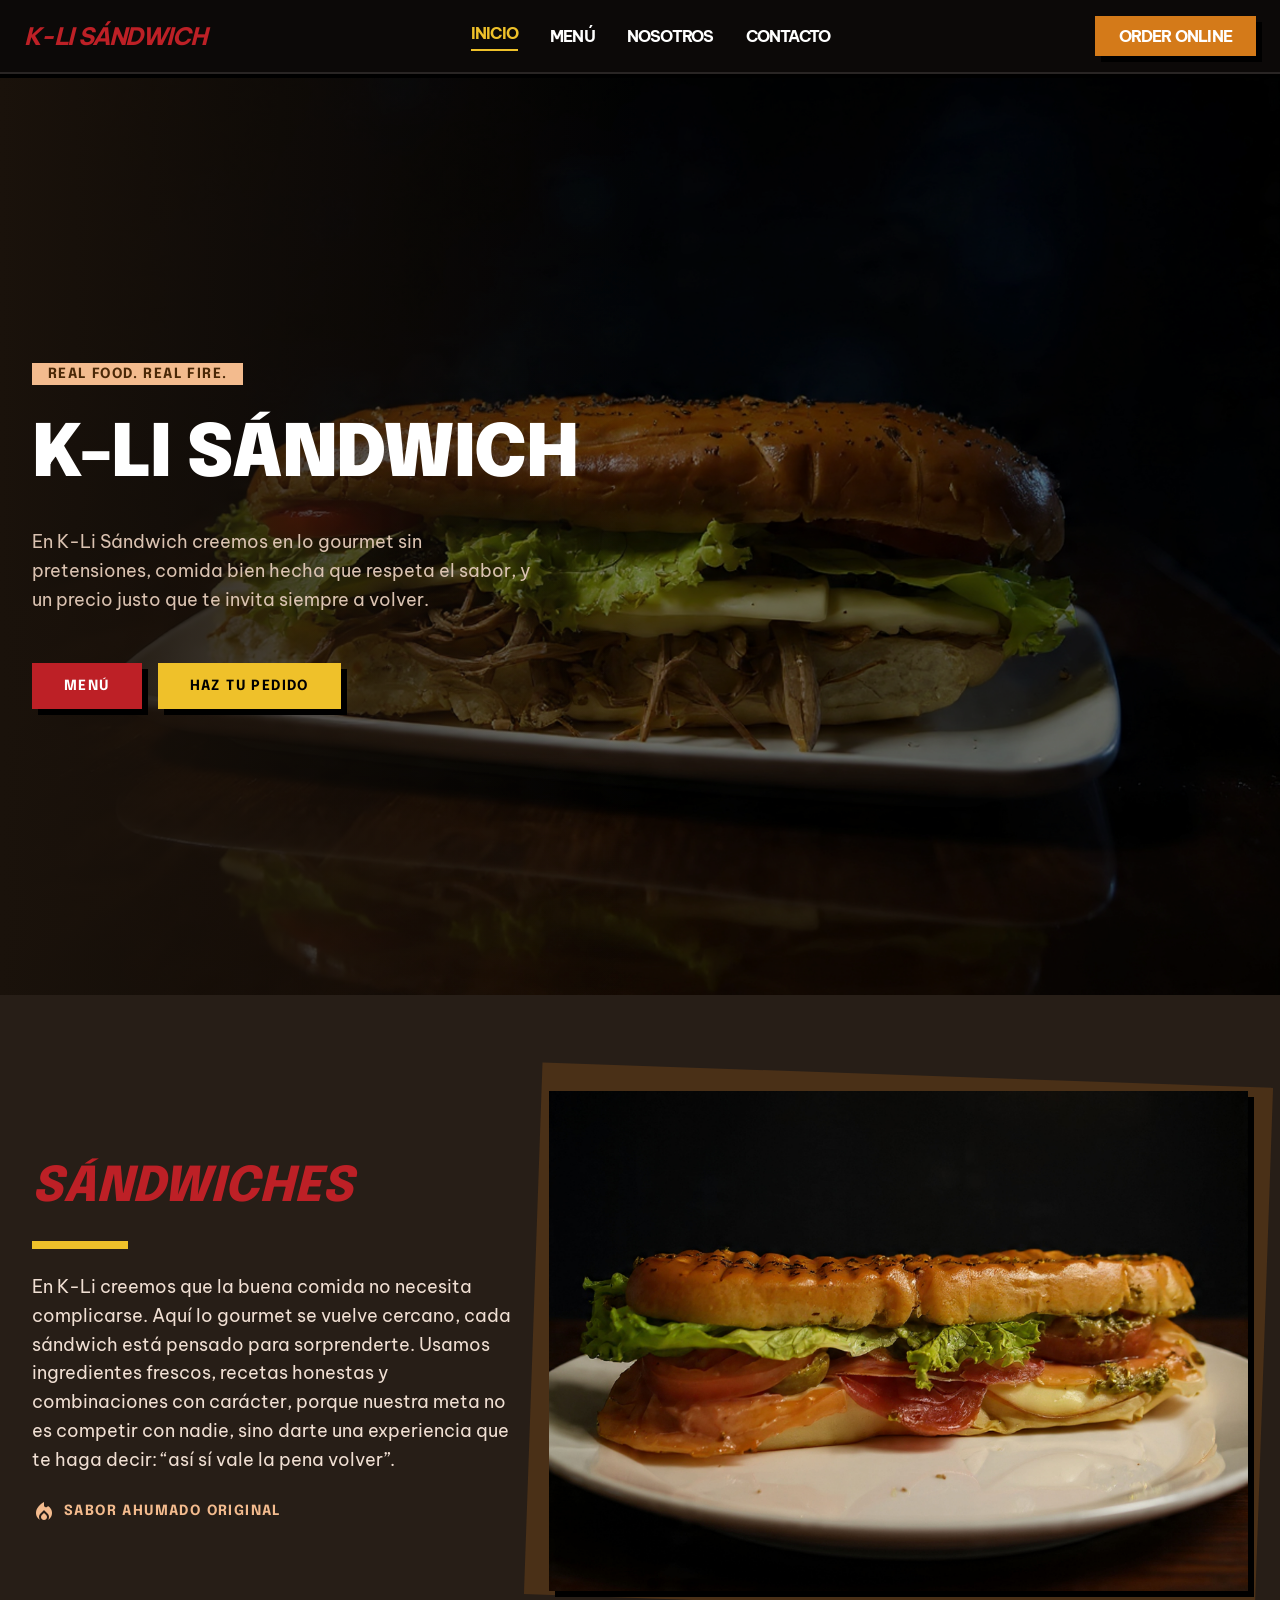
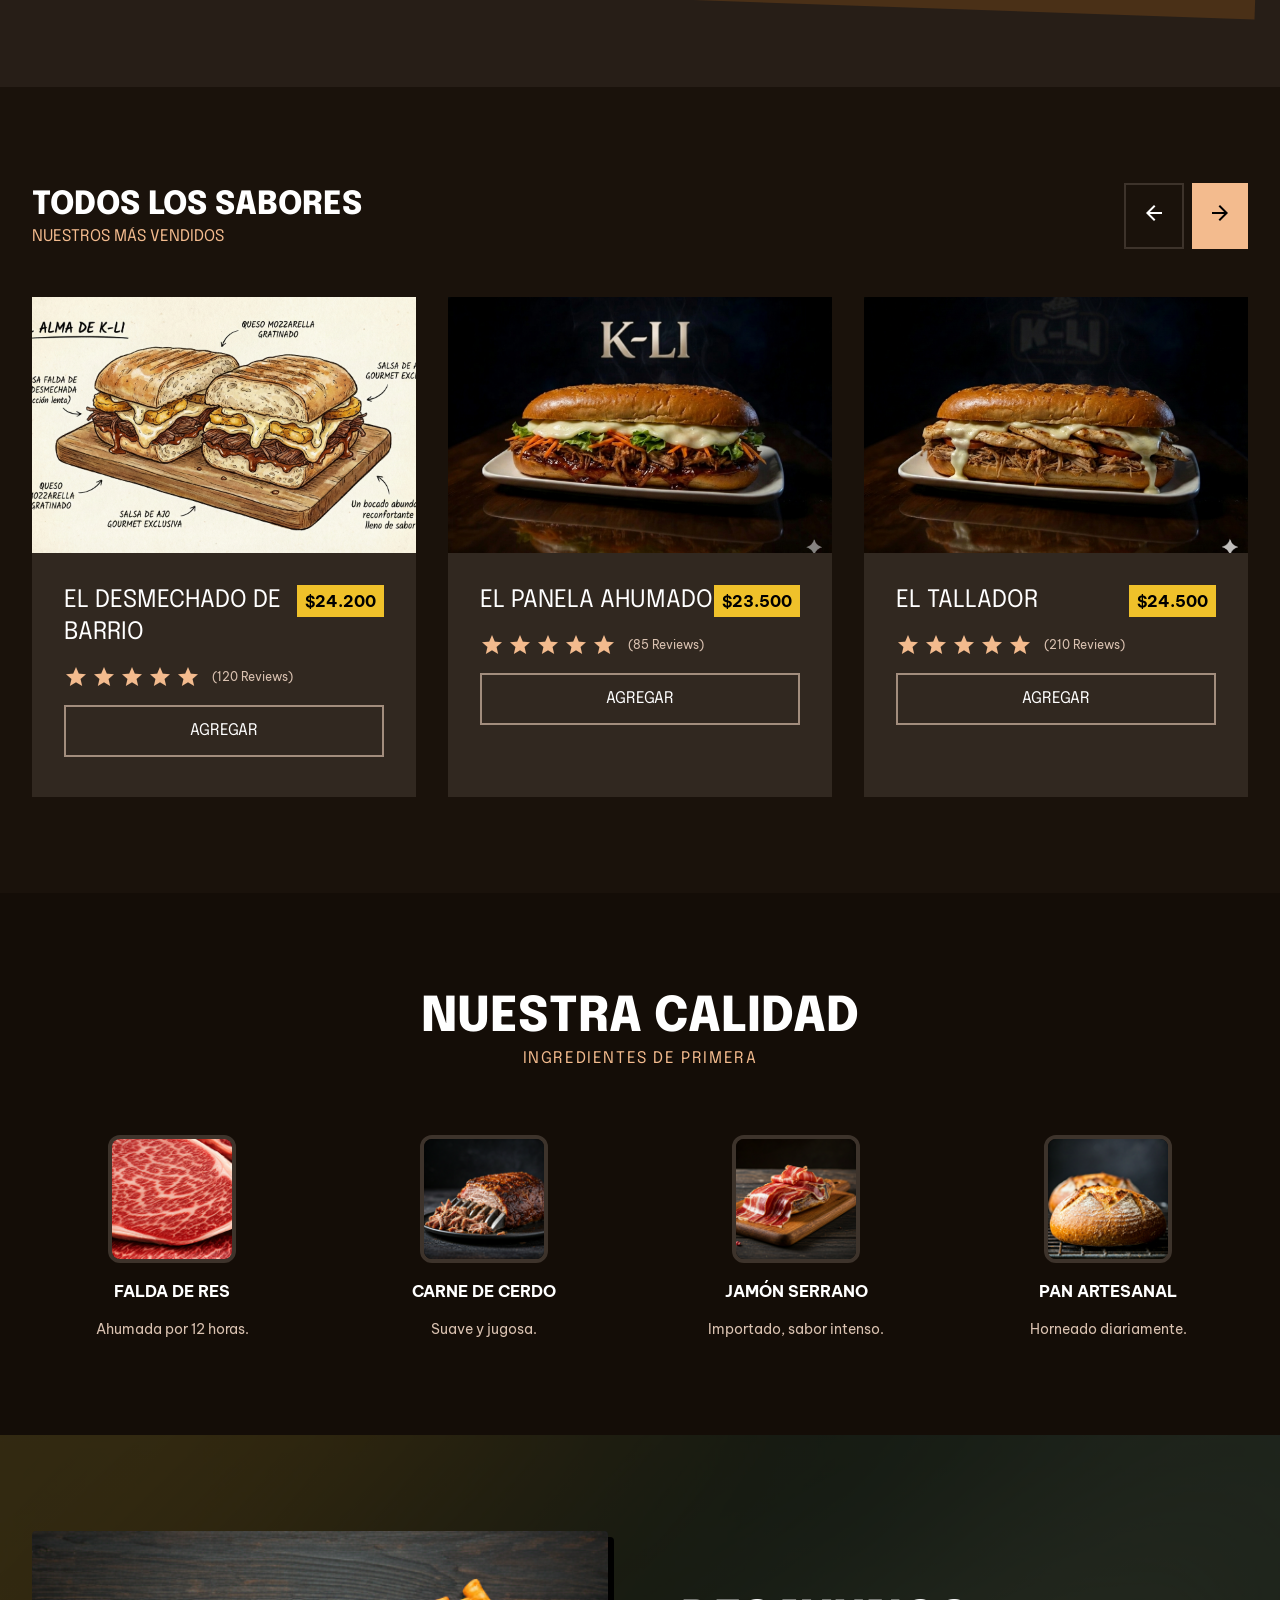
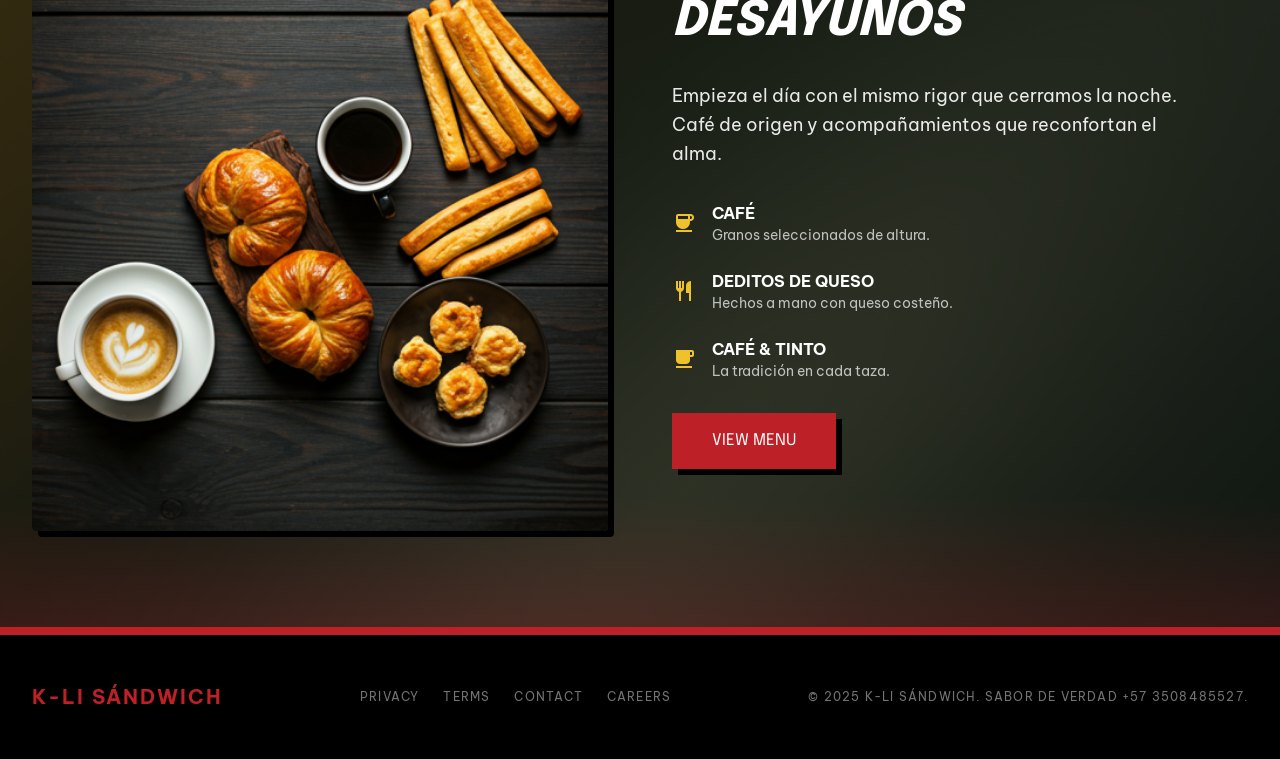
<file: index.html>
<!DOCTYPE html>

<html class="dark" lang="es">

<head>
    <meta charset="utf-8" />
    <meta content="width=device-width, initial-scale=1.0" name="viewport" />
    <script src="./js/tailwind.js"></script>
    <link rel="stylesheet" href="./css/google-fonts.css">
    <link rel="stylesheet" href="./css/material-symbols.css">
    <link rel="stylesheet" href="./css/styles.css">
    <script src="./js/marked.min.js"></script>
    <script src="./js/script.js" defer></script>
    <script id="tailwind-config">
        tailwind.config = {
            darkMode: "class",
            theme: {
                extend: {
                    colors: {
                        "on-error-container": "#ffdad6",
                        "on-primary-fixed-variant": "#6d3a00",
                        "on-primary": "#4c2700",
                        surface: "#1a120b",
                        primary: "#ffb77a",
                        "primary-fixed-dim": "#ffb77a",
                        "on-surface": "#f0dfd3",
                        "on-primary-container": "#432100",
                        secondary: "#f3bb8e",
                        "secondary-fixed-dim": "#f3bb8e",
                        "on-secondary-fixed": "#2e1500",
                        "surface-variant": "#3d332b",
                        "inverse-primary": "#8f4e00",
                        error: "#ffb4ab",
                        "surface-container": "#271e17",
                        "inverse-on-surface": "#382f27",
                        "surface-container-low": "#221a13",
                        "inverse-surface": "#f0dfd3",
                        "on-secondary": "#4a2807",
                        "on-secondary-fixed-variant": "#643e1b",
                        "on-error": "#690005",
                        "on-tertiary-container": "#002e3c",
                        "primary-container": "#d47a19",
                        "tertiary-container": "#009dc5",
                        "outline-variant": "#544336",
                        "on-tertiary-fixed-variant": "#004d62",
                        "secondary-fixed": "#ffdcc2",
                        "tertiary-fixed-dim": "#5cd4ff",
                        "on-surface-variant": "#dac2b1",
                        "error-container": "#93000a",
                        "secondary-container": "#67401d",
                        "surface-container-highest": "#3d332b",
                        "surface-container-high": "#312820",
                        "on-background": "#f0dfd3",
                        "on-tertiary-fixed": "#001f29",
                        "surface-container-lowest": "#140d07",
                        "tertiary-fixed": "#baeaff",
                        "surface-dim": "#1a120b",
                        background: "#1a120b",
                        outline: "#a28d7d",
                        "surface-bright": "#41372f",
                        "on-primary-fixed": "#2e1500",
                        tertiary: "#5cd4ff",
                        "on-tertiary": "#003545",
                        "primary-fixed": "#ffdcc2",
                        "surface-tint": "#ffb77a",
                        "on-secondary-container": "#e4ad81"
                    },
                    borderRadius: { DEFAULT: "0.125rem", lg: "0.25rem", xl: "0.5rem", full: "0.75rem" },
                    spacing: { "container-max": "1280px", margin: "32px", unit: "8px", gutter: "24px" },
                    fontFamily: { "headline-xl": ["Epilogue"], "headline-md": ["Epilogue"], "body-lg": ["Be Vietnam Pro"], "label-lg": ["Epilogue"], "headline-lg": ["Epilogue"], "body-md": ["Be Vietnam Pro"], headline: ["Epilogue"], body: ["Be Vietnam Pro"], label: ["Epilogue"], display: "Epilogue" },
                    fontSize: { "headline-xl": ["72px", { lineHeight: "1.1", letterSpacing: "-0.02em", fontWeight: "900" }], "headline-md": ["32px", { lineHeight: "1.2", fontWeight: "800" }], "body-lg": ["18px", { lineHeight: "1.6", fontWeight: "400" }], "label-lg": ["14px", { lineHeight: "1.0", letterSpacing: "0.1em", fontWeight: "700" }], "headline-lg": ["48px", { lineHeight: "1.2", fontWeight: "800" }], "body-md": ["16px", { lineHeight: "1.6", fontWeight: "400" }] }
                }
            }
        };
    </script>
</head>

<body class="bg-background text-on-background font-body-md">
    <nav
        class="flex justify-between items-center w-full px-6 py-4 sticky top-0 z-50 bg-stone-950/95 backdrop-blur-md border-b-2 border-stone-800 shadow-[0px_4px_0px_0px_rgba(0,0,0,1)]">
        <div class="text-2xl font-black italic text-[#BD2026] font-epilogue uppercase tracking-tighter">
            K-li Sándwich
        </div>

        <!-- Desktop Nav -->
        <div class="hidden md:flex gap-8 items-center">
            <a class="font-epilogue uppercase font-black tracking-tighter text-[#EFC12A] border-b-2 border-[#EFC12A] pb-1"
                href="index.html">Inicio</a>
            <a class="font-epilogue uppercase font-black tracking-tighter text-white hover:text-[#EFC12A] transition-all"
                href="menu.html">Menú</a>
            <a class="font-epilogue uppercase font-black tracking-tighter text-white hover:text-[#EFC12A] transition-all"
                href="about.html">Nosotros</a>
            <a class="font-epilogue uppercase font-black tracking-tighter text-white hover:text-[#EFC12A] transition-all"
                href="contacto.html">Contacto</a>
        </div>

        <!-- Mobile Menu Button -->
        <button id="menu-toggle" class="flex md:hidden text-primary p-2">
            <span class="material-symbols-outlined text-3xl">menu</span>
        </button>

        <a href="menu.html"
            class="hidden md:block bg-primary-container text-white px-6 py-2 font-epilogue uppercase font-black tracking-tighter hard-shadow hover:translate-y-1 hover:shadow-none transition-all active:scale-95">
            Order Online
        </a>
    </nav>

    <!-- Mobile Menu Overlay -->
    <div id="mobile-menu" class="fixed inset-0 z-[60] bg-stone-950 hidden flex flex-col p-8">
        <div class="flex justify-between items-center mb-12">
            <div class="text-2xl font-black italic text-[#BD2026] font-epilogue uppercase tracking-tighter">K-li
                Sándwich</div>
            <button id="menu-close" class="text-primary p-2">
                <span class="material-symbols-outlined text-3xl">close</span>
            </button>
        </div>
        <nav class="flex flex-col gap-8 text-center">
            <a class="text-3xl font-epilogue uppercase font-black tracking-tighter text-[#EFC12A]"
                href="index.html">Inicio</a>
            <a class="text-3xl font-epilogue uppercase font-black tracking-tighter text-white" href="menu.html">Menú</a>
            <a class="text-3xl font-epilogue uppercase font-black tracking-tighter text-white"
                href="about.html">Nosotros</a>
            <a class="text-3xl font-epilogue uppercase font-black tracking-tighter text-white"
                href="contacto.html">Contacto</a>
            <a href="menu.html"
                class="mt-8 bg-primary-container text-white px-6 py-4 font-epilogue uppercase font-black tracking-tighter hard-shadow">
                Order Online
            </a>
        </nav>
    </div>
    <!-- Hero Section -->
    <section class="relative min-h-[921px] flex items-center overflow-hidden">
        <div class="absolute inset-0 z-0">
            <img class="w-full h-full object-cover brightness-50"
                data-alt="Close-up of a premium artisan sandwich with grilled meat, melting cheese, and fresh greens, dramatic warm lighting against dark background"
                src="./images/desmechado.jpeg" />
            <div class="absolute inset-0 bg-gradient-to-r from-background via-transparent to-transparent"></div>
        </div>
        <div class="container mx-auto px-margin z-10 grid md:grid-cols-2 items-center gap-12">
            <div class="space-y-8">
                <span
                    class="inline-block bg-secondary text-on-secondary px-4 py-1 font-label-lg text-label-lg uppercase">Real
                    Food. Real Fire.</span>
                <h1 class="font-headline-xl text-headline-xl text-white">K-LI SÁNDWICH</h1>
                <p class="text-body-lg font-body-lg text-on-surface-variant max-w-lg">
                    En K-Li Sándwich creemos en lo gourmet sin pretensiones, comida bien hecha que respeta el sabor, y
                    un precio justo que te invita siempre a volver.
                </p>
                <div class="flex flex-wrap gap-4 pt-4">
                    <a href="menu.html"
                        class="bg-[#BD2026] text-white px-8 py-4 font-label-lg text-label-lg uppercase hard-shadow hover:translate-x-1 hover:translate-y-1 hover:shadow-none transition-all inline-block">
                        Menú
                    </a>
                    <a href="https://wa.me/573508485527?text=Hola!%20Me%20gustaría%20hacer%20un%20pedido" target="_blank"
                        class="bg-[#EFC12A] text-black px-8 py-4 font-label-lg text-label-lg uppercase hard-shadow hover:translate-x-1 hover:translate-y-1 hover:shadow-none transition-all inline-block">
                        Haz tu pedido
                    </a>
                </div>

            </div>
        </div>
    </section>
    <!-- Sándwiches Featured Section -->
    <section class="py-24 bg-surface-container">
        <div class="container mx-auto px-margin grid md:grid-cols-12 gap-gutter items-center">
            <div class="md:col-span-5 space-y-6">
                <h2 class="font-headline-lg text-headline-lg text-[#BD2026] uppercase italic">Sándwiches</h2>
                <div class="h-2 w-24 bg-[#EFC12A]"></div>
                <p class="text-body-lg font-body-lg text-on-surface">
                    En K-Li creemos que la buena comida no necesita complicarse. Aquí lo gourmet se vuelve cercano, cada
                    sándwich está pensado para sorprenderte.
                    Usamos ingredientes frescos, recetas honestas y combinaciones con carácter, porque nuestra meta no
                    es competir con nadie, sino darte una experiencia que te haga decir: “así sí vale la pena volver”.
                </p>
                <div class="flex items-center gap-2 text-secondary">
                    <span class="material-symbols-outlined"
                        style="font-variation-settings: 'FILL' 1;">local_fire_department</span>
                    <span class="font-label-lg text-label-lg uppercase">Sabor Ahumado Original</span>
                </div>
            </div>
            <div class="md:col-span-7 relative">
                <div class="bg-primary-container absolute -inset-4 rotate-2 z-0 opacity-20"></div>
                <img class="relative z-10 w-full h-[500px] object-cover hard-shadow"
                    data-alt="Large gourmet sandwich with thick slices of roast beef, caramelized onions, and dripping cheese on a rustic wooden board"
                    src="./images/mediterraneo hero.jpg" />
            </div>
        </div>
    </section>
    <!-- Todos los sabores (Grid/Slider) -->
    <section class="py-24 bg-background">
        <div class="container mx-auto px-margin">
            <div class="flex justify-between items-end mb-12">
                <div>
                    <h2 class="font-headline-md text-headline-md text-white uppercase">Todos los sabores</h2>
                    <p class="text-secondary font-label-lg">NUESTROS MÁS VENDIDOS</p>
                </div>
                <div class="flex gap-2">
                    <button
                        class="p-4 border-2 border-surface-variant text-white hover:bg-surface-variant transition-colors">
                        <span class="material-symbols-outlined">arrow_back</span>
                    </button>
                    <button class="p-4 bg-secondary text-black hover:bg-white transition-colors">
                        <span class="material-symbols-outlined">arrow_forward</span>
                    </button>
                </div>
            </div>
            <div class="grid grid-cols-1 md:grid-cols-3 gap-8">
                <!-- Card 1 -->
                <div
                    class="bg-surface-container-high group border-b-8 border-transparent hover:border-[#BD2026] transition-all">
                    <div class="overflow-hidden h-64">
                        <img class="w-full h-full object-cover group-hover:scale-110 transition-transform duration-500"
                            data-alt="Falda de res desmechada, acompañada de queso mozzarella, plátano maduro frito, lechuga, junto con nuestra salsa de ajo gourmet"
                            src="./images/desmecha2.png" />
                    </div>
                    <div class="p-8">
                        <div class="flex justify-between items-start mb-4">
                            <h3 class="font-headline-md text-2xl text-white uppercase">El desmechado de barrio</h3>
                            <span class="bg-[#EFC12A] text-black px-2 py-1 font-bold">$24.200</span>
                        </div>
                        <div class="flex items-center gap-1 mb-4">
                            <span class="material-symbols-outlined text-secondary"
                                style="font-variation-settings: 'FILL' 1;">star</span>
                            <span class="material-symbols-outlined text-secondary"
                                style="font-variation-settings: 'FILL' 1;">star</span>
                            <span class="material-symbols-outlined text-secondary"
                                style="font-variation-settings: 'FILL' 1;">star</span>
                            <span class="material-symbols-outlined text-secondary"
                                style="font-variation-settings: 'FILL' 1;">star</span>
                            <span class="material-symbols-outlined text-secondary"
                                style="font-variation-settings: 'FILL' 1;">star</span>
                            <span class="text-on-surface-variant ml-2 text-xs">(120 Reviews)</span>
                        </div>
                        <a href="https://wa.me/573508485527?text=Hola!%20Me%20gustaría%20ordenar%20el%20sándwich%20El%20desmechado%20de%20barrio" target="_blank"
                            class="w-full py-3 border-2 border-outline text-white font-label-lg uppercase hover:bg-white hover:text-black transition-all block text-center">Agregar</a>
                    </div>
                </div>
                <!-- Card 2 -->
                <div
                    class="bg-surface-container-high group border-b-8 border-transparent hover:border-[#BD2026] transition-all">
                    <div class="overflow-hidden h-64">
                        <img class="w-full h-full object-cover group-hover:scale-110 transition-transform duration-500"
                            data-alt="Pulpa de cerdo con un auténtico sabor a barbacoa, pan artesanal"
                            src="./images/EL-PANELA-AHUMADO.png" />
                    </div>
                    <div class="p-8">
                        <div class="flex justify-between items-start mb-4">
                            <h3 class="font-headline-md text-2xl text-white uppercase">El panela ahumado</h3>
                            <span class="bg-[#EFC12A] text-black px-2 py-1 font-bold">$23.500</span>
                        </div>
                        <div class="flex items-center gap-1 mb-4">
                            <span class="material-symbols-outlined text-secondary"
                                style="font-variation-settings: 'FILL' 1;">star</span>
                            <span class="material-symbols-outlined text-secondary"
                                style="font-variation-settings: 'FILL' 1;">star</span>
                            <span class="material-symbols-outlined text-secondary"
                                style="font-variation-settings: 'FILL' 1;">star</span>
                            <span class="material-symbols-outlined text-secondary"
                                style="font-variation-settings: 'FILL' 1;">star</span>
                            <span class="material-symbols-outlined text-secondary">star</span>
                            <span class="text-on-surface-variant ml-2 text-xs">(85 Reviews)</span>
                        </div>
                        <a href="https://wa.me/573508485527?text=Hola!%20Me%20gustaría%20ordenar%20el%20sándwich%20El%20panela%20ahumado" target="_blank"
                            class="w-full py-3 border-2 border-outline text-white font-label-lg uppercase hover:bg-white hover:text-black transition-all block text-center">Agregar</a>
                    </div>
                </div>
                <!-- Card 3 -->
                <div
                    class="bg-surface-container-high group border-b-8 border-transparent hover:border-[#BD2026] transition-all">
                    <div class="overflow-hidden h-64">
                        <img class="w-full h-full object-cover group-hover:scale-110 transition-transform duration-500"
                            data-alt="Classic roast beef sandwich with creamy horseradish sauce and pickled red onions"
                            src="./images/EL-TALLADOR.png" />
                    </div>
                    <div class="p-8">
                        <div class="flex justify-between items-start mb-4">
                            <h3 class="font-headline-md text-2xl text-white uppercase">El tallador</h3>
                            <span class="bg-[#EFC12A] text-black px-2 py-1 font-bold">$24.500</span>
                        </div>
                        <div class="flex items-center gap-1 mb-4">
                            <span class="material-symbols-outlined text-secondary"
                                style="font-variation-settings: 'FILL' 1;">star</span>
                            <span class="material-symbols-outlined text-secondary"
                                style="font-variation-settings: 'FILL' 1;">star</span>
                            <span class="material-symbols-outlined text-secondary"
                                style="font-variation-settings: 'FILL' 1;">star</span>
                            <span class="material-symbols-outlined text-secondary"
                                style="font-variation-settings: 'FILL' 1;">star</span>
                            <span class="material-symbols-outlined text-secondary"
                                style="font-variation-settings: 'FILL' 1;">star</span>
                            <span class="text-on-surface-variant ml-2 text-xs">(210 Reviews)</span>
                        </div>
                        <a href="https://wa.me/573508485527?text=Hola!%20Me%20gustaría%20ordenar%20el%20sándwich%20El%20tallador" target="_blank"
                            class="w-full py-3 border-2 border-outline text-white font-label-lg uppercase hover:bg-white hover:text-black transition-all block text-center">Agregar</a>
                    </div>
                </div>
            </div>
        </div>
    </section>
    <!-- Ingredients/Features Section -->
    <section class="py-24 bg-surface-container-lowest">
        <div class="container mx-auto px-margin">
            <div class="text-center mb-16">
                <h2 class="font-headline-lg text-headline-lg text-white uppercase">Nuestra Calidad</h2>
                <p class="text-secondary font-label-lg uppercase tracking-widest">Ingredientes de primera</p>
            </div>
            <div class="grid grid-cols-2 md:grid-cols-4 gap-8">
                <div class="text-center space-y-4 group">
                    <div
                        class="w-32 h-32 mx-auto rounded-full overflow-hidden border-4 border-surface-variant group-hover:border-[#BD2026] transition-colors">
                        <img class="w-full h-full object-cover"
                            data-alt="Macro photo of high quality raw marbled beef brisket"
                            src="./images/img_FE7F97D3.jpg" />
                    </div>
                    <h4 class="font-epilogue font-bold text-white uppercase">Falda de res</h4>
                    <p class="text-sm text-on-surface-variant">Ahumada por 12 horas.</p>
                </div>
                <div class="text-center space-y-4 group">
                    <div
                        class="w-32 h-32 mx-auto rounded-full overflow-hidden border-4 border-surface-variant group-hover:border-[#BD2026] transition-colors">
                        <img class="w-full h-full object-cover"
                            data-alt="Juicy pulled pork being shredded with metal claws"
                            src="./images/img_7CC45F7.jpg" />
                    </div>
                    <h4 class="font-epilogue font-bold text-white uppercase">Carne de cerdo</h4>
                    <p class="text-sm text-on-surface-variant">Suave y jugosa.</p>
                </div>
                <div class="text-center space-y-4 group">
                    <div
                        class="w-32 h-32 mx-auto rounded-full overflow-hidden border-4 border-surface-variant group-hover:border-[#BD2026] transition-colors">
                        <img class="w-full h-full object-cover"
                            data-alt="Thin slices of premium jamón serrano cured ham" src="./images/img_6284212D.jpg" />
                    </div>
                    <h4 class="font-epilogue font-bold text-white uppercase">Jamón Serrano</h4>
                    <p class="text-sm text-on-surface-variant">Importado, sabor intenso.</p>
                </div>
                <div class="text-center space-y-4 group">
                    <div
                        class="w-32 h-32 mx-auto rounded-full overflow-hidden border-4 border-surface-variant group-hover:border-[#BD2026] transition-colors">
                        <img class="w-full h-full object-cover"
                            data-alt="Close up of freshly baked artisanal bread rolls with a golden crust"
                            src="./images/img_4C5296D9.jpg" />
                    </div>
                    <h4 class="font-epilogue font-bold text-white uppercase">Pan Artesanal</h4>
                    <p class="text-sm text-on-surface-variant">Horneado diariamente.</p>
                </div>
            </div>
        </div>
    </section>
    <!-- Desayunos Section -->
    <section class="py-24 wood-texture relative">
        <div class="container mx-auto px-margin relative z-10">
            <div class="flex flex-col md:flex-row items-center gap-16">
                <div class="w-full md:w-1/2">
                    <img class="w-full h-[600px] object-cover hard-shadow rounded-lg"
                        data-alt="Aerial view of a rustic breakfast spread with coffee, pastries, and cheese sticks on a dark wooden table"
                        src="./images/breakfast.jpg" />
                </div>
                <div class="w-full md:w-1/2 space-y-8">
                    <h2 class="font-headline-lg text-headline-lg text-white uppercase italic">Desayunos</h2>
                    <p class="text-body-lg text-white opacity-90 max-w-lg">
                        Empieza el día con el mismo rigor que cerramos la noche. Café de origen y acompañamientos que
                        reconfortan el alma.
                    </p>
                    <ul class="space-y-6">
                        <li class="flex items-center gap-4 text-white">
                            <span class="material-symbols-outlined text-[#EFC12A]">coffee</span>
                            <div>
                                <h5 class="font-bold uppercase">Café</h5>
                                <p class="text-sm opacity-70">Granos seleccionados de altura.</p>
                            </div>
                        </li>
                        <li class="flex items-center gap-4 text-white">
                            <span class="material-symbols-outlined text-[#EFC12A]">restaurant</span>
                            <div>
                                <h5 class="font-bold uppercase">Deditos de queso</h5>
                                <p class="text-sm opacity-70">Hechos a mano con queso costeño.</p>
                            </div>
                        </li>
                        <li class="flex items-center gap-4 text-white">
                            <span class="material-symbols-outlined text-[#EFC12A]">local_cafe</span>
                            <div>
                                <h5 class="font-bold uppercase">Café &amp; tinto</h5>
                                <p class="text-sm opacity-70">La tradición en cada taza.</p>
                            </div>
                        </li>
                    </ul>
                    <button
                        class="bg-[#BD2026] text-white px-10 py-4 font-label-lg uppercase hard-shadow hover:bg-white hover:text-black transition-all">
                        View Menu
                    </button>
                </div>
            </div>
        </div>
        <!-- Decorative Flame Element -->
        <div
            class="absolute bottom-0 left-0 w-full h-32 bg-gradient-to-t from-[#BD2026]/20 to-transparent pointer-events-none">
        </div>
    </section>
    <!-- Footer -->
    <footer
        class="bg-black border-t-8 border-[#BD2026] flex flex-col md:flex-row justify-between items-center py-12 px-8 gap-6">
        <div class="text-xl font-black text-[#BD2026] font-epilogue uppercase tracking-widest">
            K-li Sándwich
        </div>
        <div class="flex gap-6">
            <a class="font-epilogue text-xs uppercase tracking-widest text-neutral-500 hover:text-white transition-colors"
                href="#">Privacy</a>
            <a class="font-epilogue text-xs uppercase tracking-widest text-neutral-500 hover:text-white transition-colors"
                href="#">Terms</a>
            <a class="font-epilogue text-xs uppercase tracking-widest text-neutral-500 hover:text-white transition-colors"
                href="#">Contact</a>
            <a class="font-epilogue text-xs uppercase tracking-widest text-neutral-500 hover:text-white transition-colors"
                href="#">Careers</a>
        </div>
        <div class="font-epilogue text-xs uppercase tracking-widest text-neutral-500">
            © 2025 K-li Sándwich. Sabor de verdad +57 3508485527.
        </div>
    </footer>
</body>

</html>
</file>
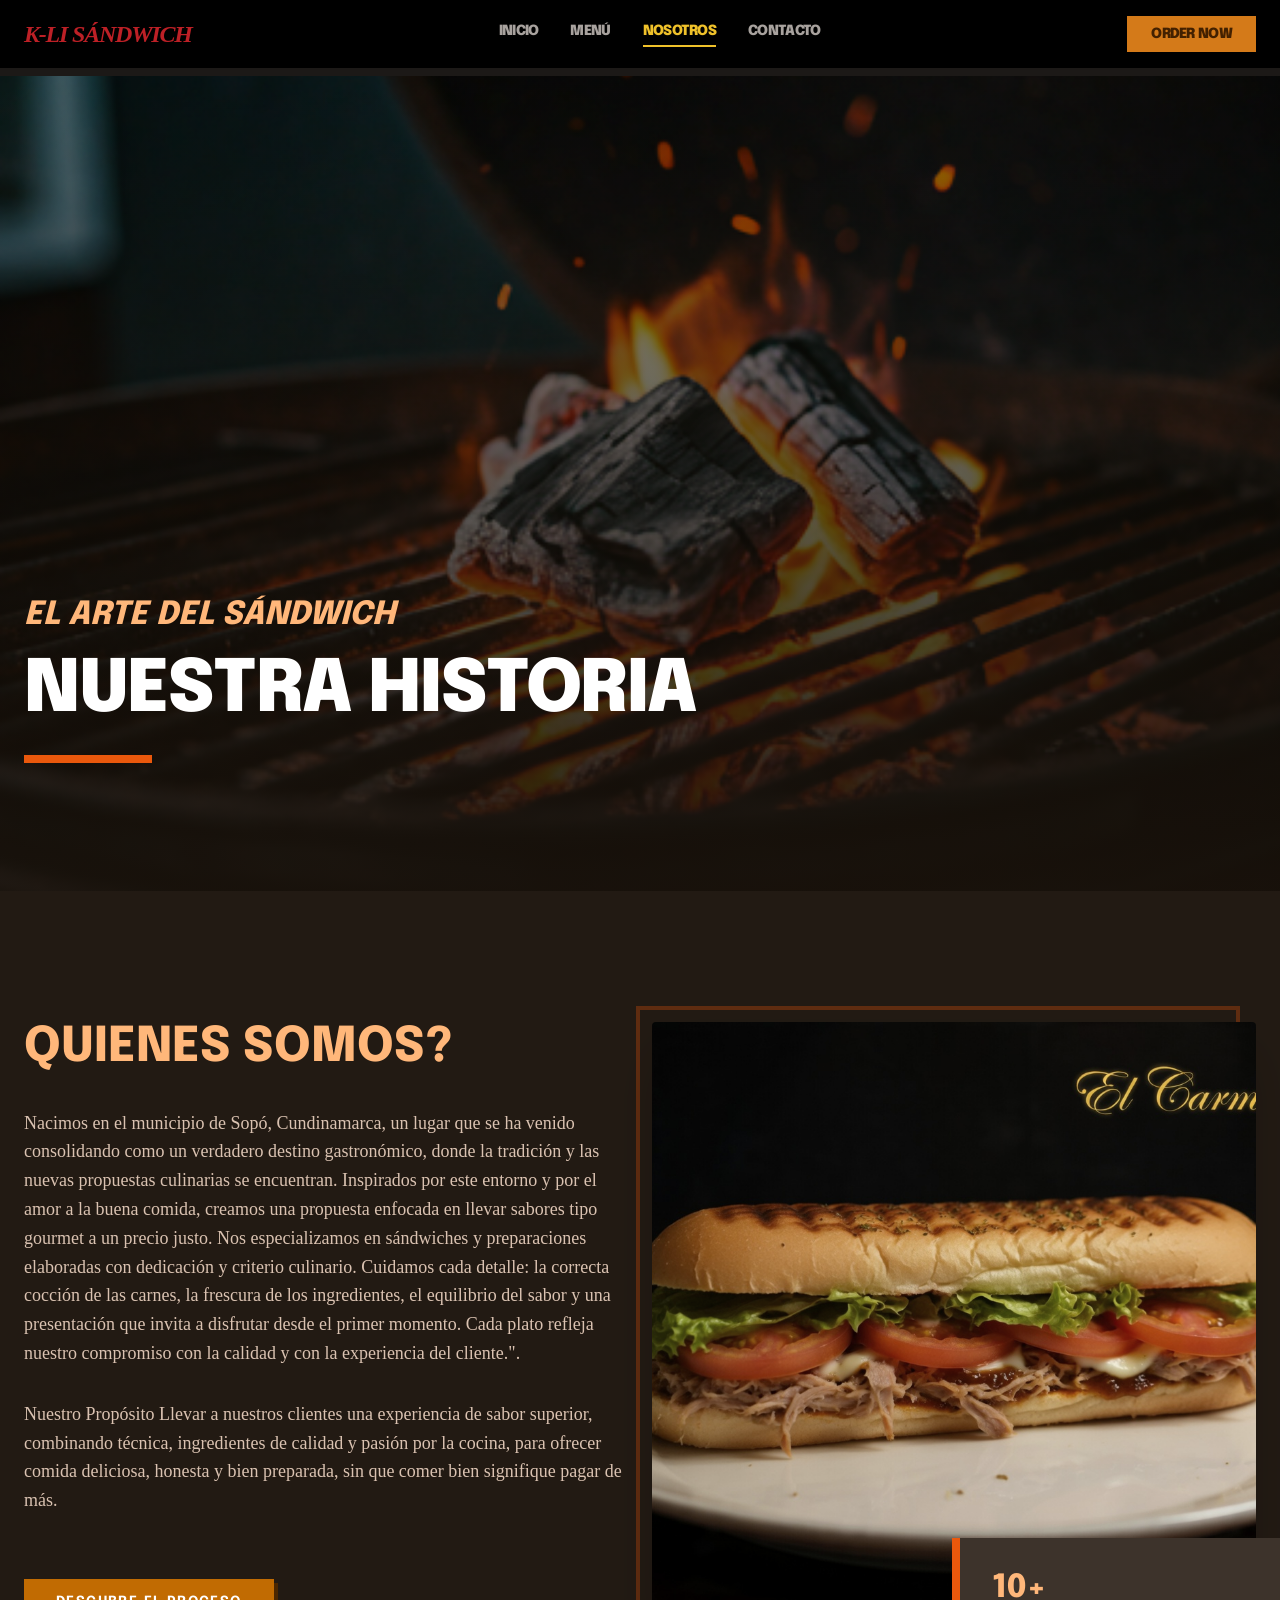
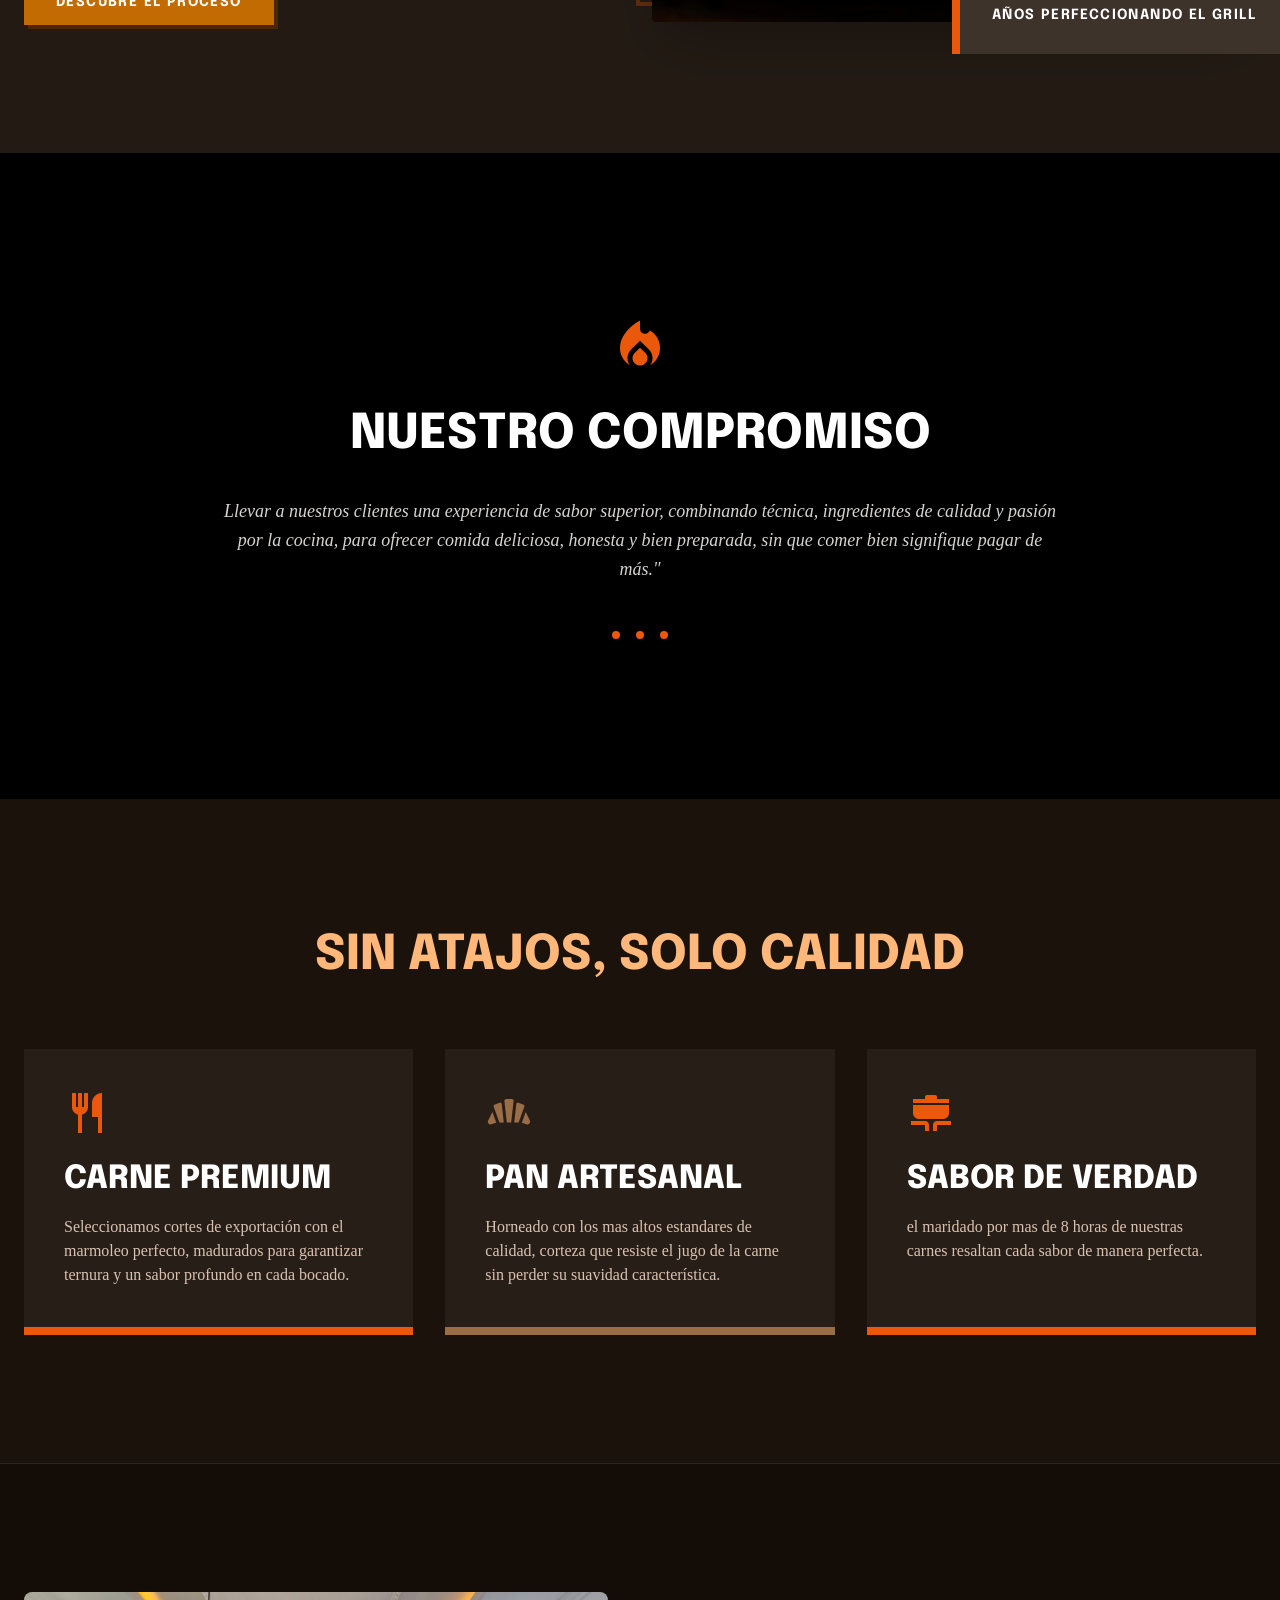
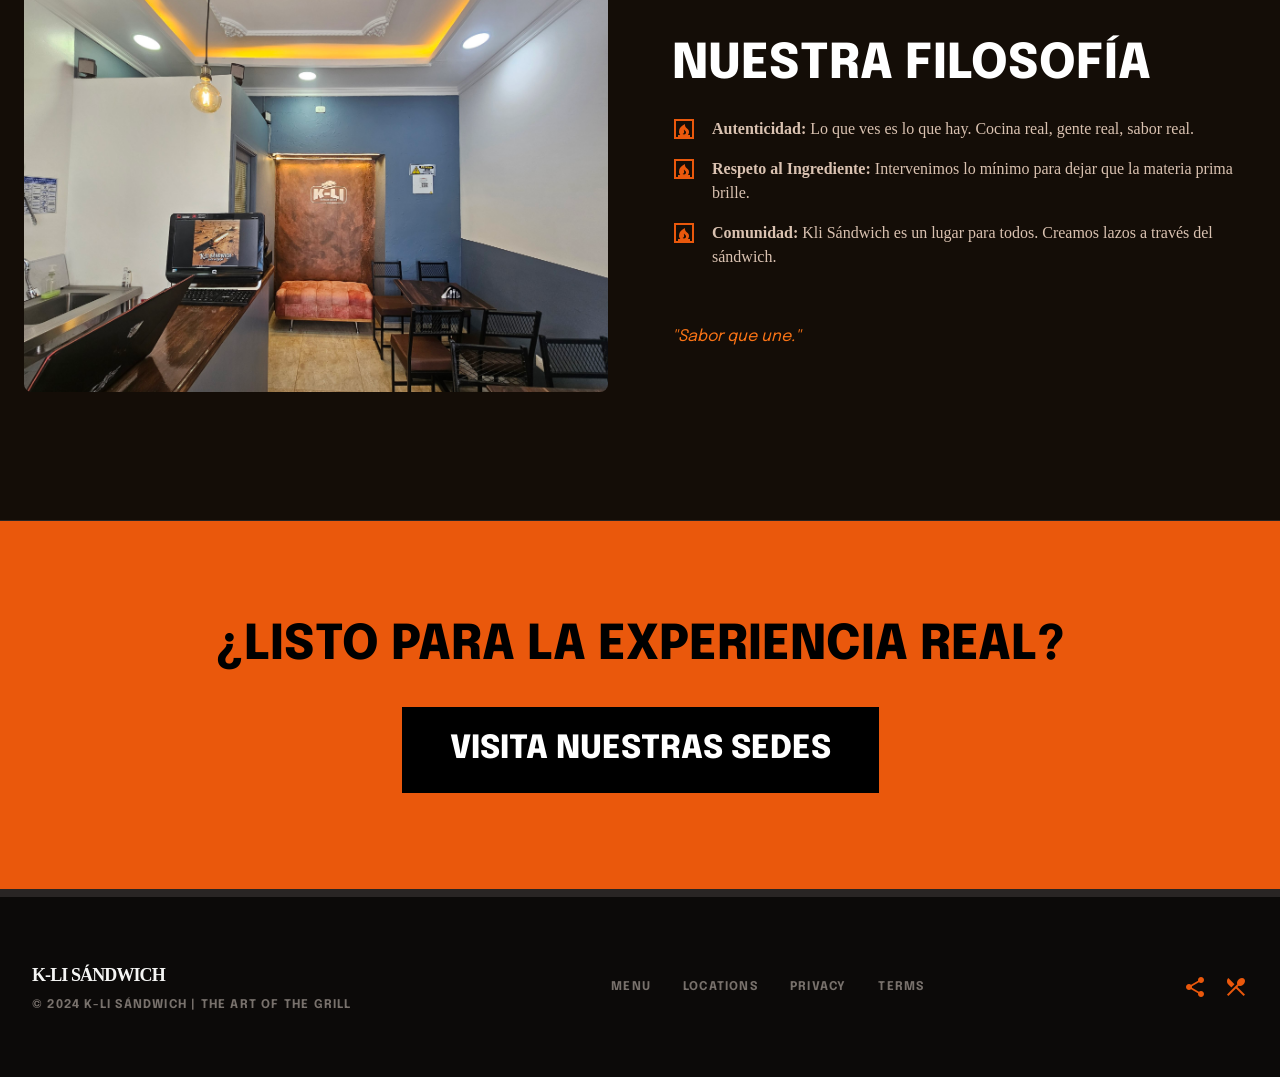
<file: about.html>
<!DOCTYPE html>

<html class="dark" lang="es">

<head>
    <meta charset="utf-8" />
    <meta content="width=device-width, initial-scale=1.0" name="viewport" />
    <script src="./js/tailwind.js"></script>
    <link rel="stylesheet" href="./css/google-fonts.css">
    <link rel="stylesheet" href="./css/material-symbols.css">
    <link rel="stylesheet" href="./css/styles.css">
    <script src="./js/marked.min.js"></script>
    <script src="./js/script.js" defer></script>

    <script id="tailwind-config">
        tailwind.config = {
            darkMode: "class",
            theme: {
                extend: {
                    "colors": {
                        "on-primary-container": "#432100",
                        "surface-container": "#271e17",
                        "background": "#1a120b",
                        "surface-container-lowest": "#140d07",
                        "on-secondary": "#4a2807",
                        "secondary-container": "#67401d",
                        "surface-container-highest": "#3d332b",
                        "on-primary-fixed": "#2e1500",
                        "tertiary-container": "#808fc4",
                        "surface-tint": "#ffb77a",
                        "error-container": "#93000a",
                        "on-secondary-fixed": "#2e1500",
                        "inverse-primary": "#8f4e00",
                        "tertiary": "#b6c4fd",
                        "primary-fixed": "#ffdcc2",
                        "on-tertiary-fixed": "#061847",
                        "on-error-container": "#ffdad6",
                        "surface": "#1a120b",
                        "inverse-on-surface": "#382f27",
                        "on-tertiary-container": "#172755",
                        "primary": "#ffb77a",
                        "on-secondary-fixed-variant": "#643e1b",
                        "on-surface": "#f0dfd3",
                        "outline-variant": "#544336",
                        "outline": "#a28d7d",
                        "on-tertiary-fixed-variant": "#364474",
                        "on-error": "#690005",
                        "surface-variant": "#3d332b",
                        "primary-fixed-dim": "#ffb77a",
                        "on-secondary-container": "#e4ad81",
                        "on-background": "#f0dfd3",
                        "error": "#ffb4ab",
                        "surface-bright": "#41372f",
                        "surface-container-high": "#312820",
                        "secondary": "#f3bb8e",
                        "tertiary-fixed": "#dce1ff",
                        "surface-container-low": "#221a13",
                        "secondary-fixed": "#ffdcc2",
                        "on-surface-variant": "#dac2b1",
                        "on-tertiary": "#1e2e5c",
                        "inverse-surface": "#f0dfd3",
                        "on-primary-fixed-variant": "#6d3a00",
                        "on-primary": "#4c2700",
                        "secondary-fixed-dim": "#f3bb8e",
                        "tertiary-fixed-dim": "#b6c4fd",
                        "primary-container": "#d47a19",
                        "surface-dim": "#1a120b"
                    },
                    "borderRadius": {
                        "DEFAULT": "0.125rem",
                        "lg": "0.25rem",
                        "xl": "0.5rem",
                        "full": "0.75rem"
                    },
                    "spacing": {
                        "unit": "8px",
                        "margin": "32px",
                        "gutter": "24px",
                        "container-max": "1280px"
                    },
                    "fontFamily": {
                        "headline-lg": ["epilogue"],
                        "headline-md": ["epilogue"],
                        "label-lg": ["epilogue"],
                        "headline-xl": ["epilogue"],
                        "body-md": ["beVietnamPro"],
                        "body-lg": ["beVietnamPro"]
                    },
                    "fontSize": {
                        "headline-lg": ["48px", { "lineHeight": "1.2", "fontWeight": "800" }],
                        "headline-md": ["32px", { "lineHeight": "1.2", "fontWeight": "800" }],
                        "label-lg": ["14px", { "lineHeight": "1.0", "letterSpacing": "0.1em", "fontWeight": "700" }],
                        "headline-xl": ["72px", { "lineHeight": "1.1", "letterSpacing": "-0.02em", "fontWeight": "900" }],
                        "body-md": ["16px", { "lineHeight": "1.6", "fontWeight": "400" }],
                        "body-lg": ["18px", { "lineHeight": "1.6", "fontWeight": "400" }]
                    }
                },
            },
        }
    </script>
</head>

<body class="bg-background text-on-background font-body-md">
    <!-- TopAppBar -->
    <header
        class="fixed top-0 left-0 right-0 z-50 bg-stone-950 dark:bg-black border-b-4 border-stone-900 shadow-[0_4px_0_0_rgba(28,25,23,1)]">
        <div class="flex justify-between items-center w-full px-6 py-4 max-w-7xl mx-auto">
            <div class="text-2xl font-black italic text-[#BD2026] font-epilogue uppercase tracking-tighter">K-li
                Sándwich</div>

            <!-- Desktop Nav -->
            <nav class="hidden md:flex gap-8">
                <a class="font-['Epilogue'] font-black uppercase tracking-tighter text-sm text-stone-400 hover:text-[#EFC12A] transition-all"
                    href="index.html">Inicio</a>
                <a class="font-['Epilogue'] font-black uppercase tracking-tighter text-sm text-stone-400 hover:text-[#EFC12A] transition-all"
                    href="menu.html">Menú</a>
                <a class="font-['Epilogue'] font-black uppercase tracking-tighter text-sm text-[#EFC12A] border-b-2 border-[#EFC12A] pb-1"
                    href="about.html">Nosotros</a>
                <a class="font-['Epilogue'] font-black uppercase tracking-tighter text-sm text-stone-400 hover:text-[#EFC12A] transition-all"
                    href="contacto.html">Contacto</a>
            </nav>

            <!-- Mobile Menu Button -->
            <button id="menu-toggle" class="flex md:hidden text-primary p-2">
                <span class="material-symbols-outlined text-3xl">menu</span>
            </button>

            <button
                class="hidden md:block bg-primary-container text-on-primary-container font-['Epilogue'] font-black uppercase tracking-tighter text-sm px-6 py-2 hover:bg-stone-900 active:translate-y-0.5 transition-all">Order
                Now</button>
        </div>
    </header>

    <!-- Mobile Menu Overlay -->
    <div id="mobile-menu" class="fixed inset-0 z-[60] bg-stone-950 hidden flex flex-col p-8">
        <div class="flex justify-between items-center mb-12">
            <div class="text-2xl font-black italic text-[#BD2026] font-epilogue uppercase tracking-tighter">K-li
                Sándwich</div>
            <button id="menu-close" class="text-primary p-2">
                <span class="material-symbols-outlined text-3xl">close</span>
            </button>
        </div>
        <nav class="flex flex-col gap-8 text-center">
            <a class="text-3xl font-epilogue uppercase font-black tracking-tighter text-white"
                href="index.html">Inicio</a>
            <a class="text-3xl font-epilogue uppercase font-black tracking-tighter text-white" href="menu.html">Menú</a>
            <a class="text-3xl font-epilogue uppercase font-black tracking-tighter text-[#EFC12A]"
                href="about.html">Nosotros</a>
            <a class="text-3xl font-epilogue uppercase font-black tracking-tighter text-white"
                href="contacto.html">Contacto</a>
            <button
                class="mt-8 bg-primary-container text-white px-6 py-4 font-epilogue uppercase font-black tracking-tighter hard-shadow">
                Order Now
            </button>
        </nav>
    </div>
    <main class="mt-[72px]">
        <!-- Hero Section -->
        <section class="relative h-[819px] w-full overflow-hidden flex items-end pb-32">
            <div class="absolute inset-0 z-0">
                <img class="w-full h-full object-cover"
                    data-alt="Close-up of a professional charcoal grill with intense orange embers and glowing heat in a dark outdoor setting"
                    src="./images/hero_about.jpg" />
                <div class="absolute inset-0 bg-black/40"></div>
                <div class="absolute inset-0 fire-gradient"></div>
            </div>
            <div class="relative z-10 max-w-7xl mx-auto px-6 w-full">
                <span class="text-primary font-headline-md text-headline-md block mb-4 uppercase italic">El Arte del
                    sándwich</span>
                <h1 class="text-white font-headline-xl text-headline-xl uppercase">Nuestra Historia</h1>
                <div class="w-32 h-2 bg-orange-600 mt-6"></div>
            </div>
        </section>
        <!-- Quiénes Somos -->
        <section class="py-32 px-6 bg-surface-container-low">
            <div class="max-w-7xl mx-auto grid grid-cols-1 lg:grid-cols-12 gap-gutter items-center">
                <div class="lg:col-span-6 space-y-8">
                    <h2 class="font-headline-lg text-headline-lg text-primary uppercase">Quienes somos?</h2>
                    <p class="font-body-lg text-body-lg text-on-surface-variant max-w-2xl">


                        Nacimos en el municipio de Sopó, Cundinamarca, un lugar que se ha venido consolidando como un
                        verdadero destino gastronómico, donde la tradición y las nuevas propuestas culinarias se
                        encuentran. Inspirados por este entorno y por el amor a la buena comida, creamos una propuesta
                        enfocada en llevar sabores tipo gourmet a un precio justo.

                        Nos especializamos en sándwiches y preparaciones elaboradas con dedicación y criterio culinario.
                        Cuidamos cada detalle: la correcta cocción de las carnes, la frescura de los ingredientes, el
                        equilibrio del sabor y una presentación que invita a disfrutar desde el primer momento. Cada
                        plato refleja nuestro compromiso con la calidad y con la experiencia del cliente.".
                    </p>
                    <p class="font-body-lg text-body-lg text-on-surface-variant max-w-2xl">
                        Nuestro Propósito
                        Llevar a nuestros clientes una experiencia de sabor superior, combinando técnica, ingredientes
                        de calidad y pasión por la cocina, para ofrecer comida deliciosa, honesta y bien preparada, sin
                        que comer bien signifique pagar de más.
                    </p>
                    <div class="pt-8">
                        <button
                            class="bg-[#c16b02] text-white px-8 py-4 font-headline-md text-label-lg uppercase tracking-widest hover:bg-primary-container transition-all shadow-[4px_4px_0_0_#4c2700]">
                            Descubre el Proceso
                        </button>
                    </div>
                </div>
                <div class="lg:col-span-6 relative">
                    <div class="absolute -top-4 -left-4 w-full h-full border-4 border-orange-600/30 z-0"></div>
                    <img class="relative z-10 w-full h-[600px] object-cover grayscale-[20%] hover:grayscale-0 transition-all duration-500 rounded-lg shadow-2xl"
                        data-alt="Gourmet pulled pork sandwich with melting cheese and crunchy slaw served on a rustic wooden board"
                        src="./images/cermesi 2.jpg" />
                    <div
                        class="absolute -bottom-8 -right-8 bg-surface-container-highest p-8 border-l-8 border-orange-600 z-20 hidden md:block">
                        <span class="block font-headline-lg text-headline-md text-primary">10+</span>
                        <span class="block font-label-lg text-label-lg uppercase text-white">Años perfeccionando el
                            grill</span>
                    </div>
                </div>
            </div>
        </section>
        <!-- Nuestro Propósito -->
        <section class="relative py-40 bg-stone-950 wood-texture overflow-hidden">
            <div class="absolute inset-0 bg-black/80"></div>
            <div class="relative z-10 max-w-4xl mx-auto px-6 text-center">
                <span class="material-symbols-outlined text-orange-600 text-6xl mb-8"
                    data-icon="local_fire_department">local_fire_department</span>
                <h2 class="font-headline-lg text-headline-lg text-white uppercase mb-8 leading-tight">Nuestro compromiso
                </h2>
                <p class="font-body-lg text-body-lg text-stone-300 mb-12 italic">
                    Llevar a nuestros clientes una experiencia de sabor superior, combinando técnica, ingredientes de
                    calidad y pasión por la cocina, para ofrecer comida deliciosa, honesta y bien preparada, sin que
                    comer bien signifique pagar de más."
                </p>
                <div class="flex justify-center gap-4">
                    <div class="w-2 h-2 rounded-full bg-orange-600"></div>
                    <div class="w-2 h-2 rounded-full bg-orange-600"></div>
                    <div class="w-2 h-2 rounded-full bg-orange-600"></div>
                </div>
            </div>
        </section>
        <!-- Política de Calidad (Bento Grid) -->
        <section class="py-32 px-6 bg-background">
            <div class="max-w-7xl mx-auto">
                <div class="mb-16">
                    <h2 class="font-headline-lg text-headline-lg text-primary uppercase text-center">Sin Atajos, Solo
                        Calidad</h2>
                </div>
                <div class="grid grid-cols-1 md:grid-cols-3 gap-8">
                    <!-- Carne Premium -->
                    <div
                        class="bg-surface-container p-10 border-b-8 border-orange-600 group hover:bg-surface-container-high transition-colors">
                        <span class="material-symbols-outlined text-orange-600 text-5xl mb-6 block"
                            data-icon="restaurant">restaurant</span>
                        <h3 class="font-headline-md text-headline-md text-white uppercase mb-4">Carne Premium</h3>
                        <p class="font-body-md text-on-surface-variant">Seleccionamos cortes de exportación con el
                            marmoleo perfecto, madurados para garantizar ternura y un sabor profundo en cada bocado.</p>
                    </div>
                    <!-- Pan Artesanal -->
                    <div
                        class="bg-surface-container p-10 border-b-8 border-[#9b6d46] group hover:bg-surface-container-high transition-colors">
                        <span class="material-symbols-outlined text-[#9b6d46] text-5xl mb-6 block"
                            data-icon="bakery_dining">bakery_dining</span>
                        <h3 class="font-headline-md text-headline-md text-white uppercase mb-4">Pan Artesanal</h3>
                        <p class="font-body-md text-on-surface-variant">Horneado con los mas altos estandares de
                            calidad, corteza que resiste el jugo de la carne sin perder su suavidad característica.</p>
                    </div>
                    <!-- Sabor de verdad -->
                    <div
                        class="bg-surface-container p-10 border-b-8 border-orange-600 group hover:bg-surface-container-high transition-colors">
                        <span class="material-symbols-outlined text-orange-600 text-5xl mb-6 block"
                            data-icon="cooking">cooking</span>
                        <h3 class="font-headline-md text-headline-md text-white uppercase mb-4">Sabor de verdad </h3>
                        <p class="font-body-md text-on-surface-variant">el maridado por mas de 8 horas de nuestras
                            carnes resaltan cada sabor de manera perfecta.</p>
                    </div>
                </div>
            </div>
        </section>
        <!-- Nuestra Filosofía -->
        <section class="py-32 px-6 bg-surface-container-lowest border-y border-stone-800">
            <div class="max-w-7xl mx-auto flex flex-col md:flex-row gap-16 items-center">
                <div class="flex-1">
                    <img class="w-full h-[400px] object-cover rounded-xl"
                        data-alt="Overhead shot of a rustic feast with smoked brisket, toasted sandwiches, and artisanal sauces on brown paper"
                        src="./images/local.jpg" />
                </div>
                <div class="flex-1 space-y-6">
                    <h2 class="font-headline-lg text-headline-lg text-white uppercase">Nuestra Filosofía</h2>
                    <div class="space-y-4">
                        <div class="flex items-start gap-4">
                            <span class="material-symbols-outlined text-orange-600" data-icon="fireplace"
                                data-weight="fill">fireplace</span>
                            <p class="font-body-lg text-on-surface-variant"><strong>Autenticidad:</strong> Lo que ves es
                                lo que hay. Cocina real, gente real, sabor real.</p>
                        </div>
                        <div class="flex items-start gap-4">
                            <span class="material-symbols-outlined text-orange-600" data-icon="fireplace"
                                data-weight="fill">fireplace</span>
                            <p class="font-body-lg text-on-surface-variant"><strong>Respeto al Ingrediente:</strong>
                                Intervenimos lo mínimo para dejar que la materia prima brille.</p>
                        </div>
                        <div class="flex items-start gap-4">
                            <span class="material-symbols-outlined text-orange-600" data-icon="fireplace"
                                data-weight="fill">fireplace</span>
                            <p class="font-body-lg text-on-surface-variant"><strong>Comunidad:</strong> Kli Sándwich es
                                un lugar para todos. Creamos lazos a través del sándwich.</p>
                        </div>
                    </div>
                    <div class="pt-8">
                        <p class="text-orange-500 font-headline-md italic">"Sabor que une."</p>
                    </div>
                </div>
            </div>
        </section>
        <!-- CTA Section -->
        <section class="py-24 px-6 text-center bg-orange-600">
            <h2 class="font-headline-xl text-headline-lg text-black uppercase mb-8">¿Listo para la experiencia real?
            </h2>
            <button
                class="bg-black text-white px-12 py-6 font-headline-md text-headline-md uppercase hover:bg-stone-900 transition-transform active:scale-95">
                Visita Nuestras Sedes
            </button>
        </section>

    </main>
    <!-- Footer -->
    <footer class="bg-stone-950 dark:bg-stone-950 w-full border-t-8 border-orange-600 border-t border-stone-800">
        <div
            class="max-w-7xl mx-auto px-8 py-16 flex flex-col md:flex-row justify-between items-center text-center md:text-left">
            <div class="mb-8 md:mb-0">
                <div class="text-lg font-black text-stone-100 uppercase tracking-tighter mb-2">K-LI SÁNDWICH</div>
                <p class="text-stone-500 font-['Epilogue'] uppercase font-bold text-xs tracking-widest">© 2024 K-LI
                    SÁNDWICH | THE ART OF THE GRILL</p>
            </div>
            <nav class="flex flex-wrap justify-center gap-8">
                <a class="font-['Epilogue'] uppercase font-bold text-xs tracking-widest text-stone-500 hover:text-stone-200 hover:underline decoration-2 underline-offset-4 transition-all duration-200"
                    href="#">Menu</a>
                <a class="font-['Epilogue'] uppercase font-bold text-xs tracking-widest text-stone-500 hover:text-stone-200 hover:underline decoration-2 underline-offset-4 transition-all duration-200"
                    href="#">Locations</a>
                <a class="font-['Epilogue'] uppercase font-bold text-xs tracking-widest text-stone-500 hover:text-stone-200 hover:underline decoration-2 underline-offset-4 transition-all duration-200"
                    href="#">Privacy</a>
                <a class="font-['Epilogue'] uppercase font-bold text-xs tracking-widest text-stone-500 hover:text-stone-200 hover:underline decoration-2 underline-offset-4 transition-all duration-200"
                    href="#">Terms</a>
            </nav>
            <div class="mt-8 md:mt-0 flex gap-4">
                <span class="material-symbols-outlined text-orange-600 cursor-pointer" data-icon="share">share</span>
                <span class="material-symbols-outlined text-orange-600 cursor-pointer"
                    data-icon="restaurant_menu">restaurant_menu</span>
            </div>
        </div>
    </footer>
</body>

</html>
</file>
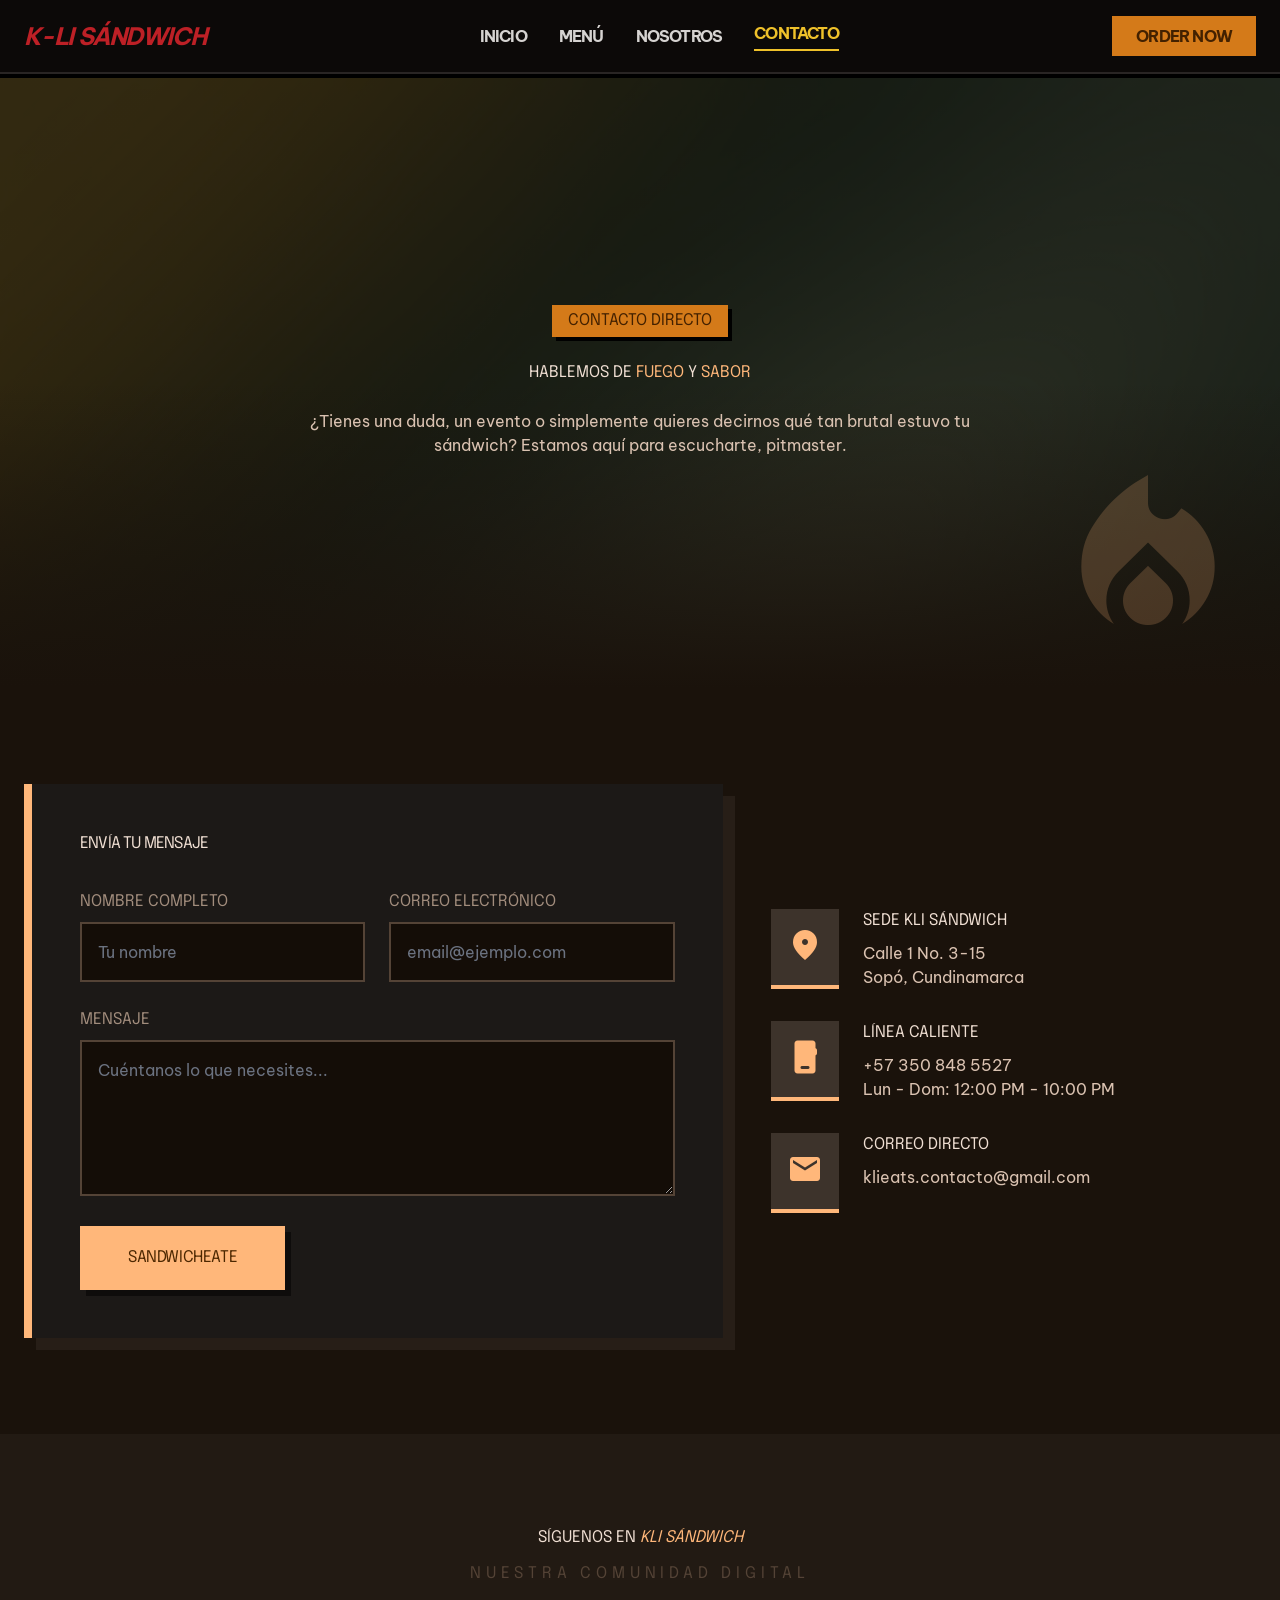
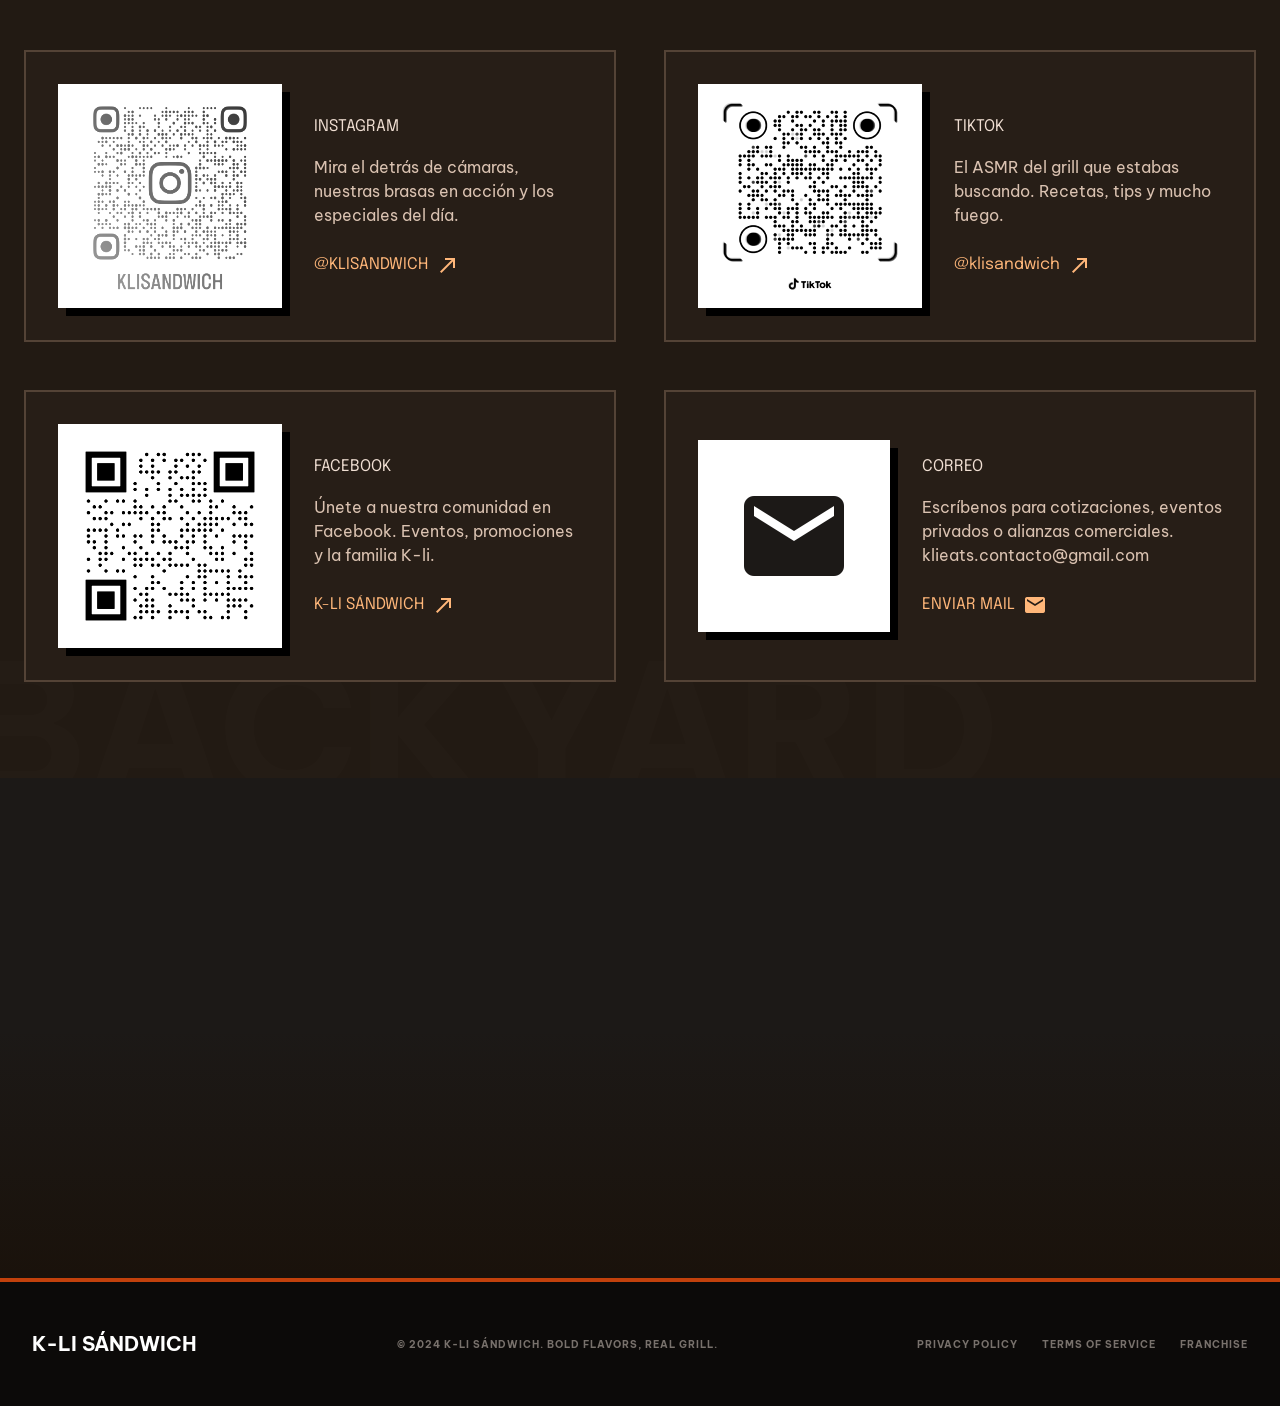
<file: contacto.html>
<!DOCTYPE html>

<html class="dark" lang="es">

<head>
  <meta charset="utf-8" />
  <meta content="width=device-width, initial-scale=1.0" name="viewport" />
  <title>K-LI SÁNDWICH | Contacto</title>
  <script src="./js/tailwind.js"></script>
  <link rel="stylesheet" href="./css/google-fonts.css">
  <link rel="stylesheet" href="./css/material-symbols.css">
  <link rel="stylesheet" href="./css/styles.css">
  <script src="./js/marked.min.js"></script>
  <script src="./js/script.js" defer></script>
  <script id="tailwind-config">
    tailwind.config = {
      darkMode: "class",
      theme: {
        extend: {
          "colors": {
            "surface-container-high": "#312820",
            "secondary-fixed": "#ffdcc2",
            "on-primary-fixed-variant": "#6d3a00",
            "surface-container-low": "#221a13",
            "on-secondary": "#4a2807",
            "surface-dim": "#1a120b",
            "surface-container-highest": "#3d332b",
            "outline-variant": "#544336",
            "on-error": "#690005",
            "inverse-primary": "#8f4e00",
            "background": "#1a120b",
            "on-primary-fixed": "#2e1500",
            "on-tertiary-container": "#172755",
            "on-background": "#f0dfd3",
            "outline": "#a28d7d",
            "primary": "#ffb77a",
            "on-surface-variant": "#dac2b1",
            "tertiary-fixed": "#dce1ff",
            "surface-tint": "#ffb77a",
            "error": "#ffb4ab",
            "on-tertiary": "#1e2e5c",
            "on-secondary-fixed-variant": "#643e1b",
            "tertiary-fixed-dim": "#b6c4fd",
            "surface-bright": "#41372f",
            "on-tertiary-fixed": "#061847",
            "error-container": "#93000a",
            "surface-container-lowest": "#140d07",
            "secondary": "#f3bb8e",
            "surface-variant": "#3d332b",
            "secondary-fixed-dim": "#f3bb8e",
            "on-error-container": "#ffdad6",
            "surface": "#1a120b",
            "secondary-container": "#67401d",
            "primary-fixed-dim": "#ffb77a",
            "primary-fixed": "#ffdcc2",
            "primary-container": "#d47a19",
            "on-secondary-fixed": "#2e1500",
            "surface-container": "#271e17",
            "inverse-surface": "#f0dfd3",
            "on-primary": "#4c2700",
            "on-surface": "#f0dfd3",
            "inverse-on-surface": "#382f27",
            "tertiary": "#b6c4fd",
            "on-primary-container": "#432100",
            "tertiary-container": "#808fc4",
            "on-tertiary-fixed-variant": "#364474",
            "on-secondary-container": "#e4ad81"
          },
          "borderRadius": {
            "DEFAULT": "0.125rem",
            "lg": "0.25rem",
            "xl": "0.5rem",
            "full": "0.75rem"
          },
          "spacing": {
            "gutter": "24px",
            "unit": "8px",
            "margin": "32px",
            "container-max": "1280px"
          },
          "fontFamily": {
            "body-lg": ["Be Vietnam Pro"],
            "body-md": ["Be Vietnam Pro"],
            "label-lg": ["Epilogue"],
            "headline-xl": ["Epilogue"],
            "headline-md": ["Epilogue"],
            "headline-lg": ["Epilogue"]
          },
          "fontSize": {
            "body-lg": ["18px", { "lineHeight": "1.6", "fontWeight": "400" }],
            "body-md": ["16px", { "lineHeight": "1.6", "fontWeight": "400" }],
            "label-lg": ["14px", { "lineHeight": "1.0", "letterSpacing": "0.1em", "fontWeight": "700" }],
            "headline-xl": ["72px", { "lineHeight": "1.1", "letterSpacing": "-0.02em", "fontWeight": "900" }],
            "headline-md": ["32px", { "lineHeight": "1.2", "fontWeight": "800" }],
            "headline-lg": ["48px", { "lineHeight": "1.2", "fontWeight": "800" }]
          }
        },
      },
    }
  </script>
</head>

<body
  class="bg-background text-on-background font-body-md selection:bg-primary-container selection:text-on-primary-container">
  <nav
    class="sticky top-0 w-full z-50 bg-stone-950/95 backdrop-blur-md border-b-2 border-stone-800 shadow-[0px_4px_0px_0px_rgba(0,0,0,1)]">
    <div class="flex justify-between items-center px-6 py-4 max-w-7xl mx-auto">
      <div class="text-2xl font-black italic text-[#BD2026] font-epilogue uppercase tracking-tighter">K-li Sándwich
      </div>

      <!-- Desktop Nav -->
      <nav class="hidden md:flex gap-8 items-center">
        <a class="text-stone-300 hover:text-[#EFC12A] transition-colors font-epilogue font-black uppercase tracking-tighter"
          href="index.html">Inicio</a>
        <a class="text-stone-300 hover:text-[#EFC12A] transition-colors font-epilogue font-black uppercase tracking-tighter"
          href="menu.html">Menú</a>
        <a class="text-stone-300 hover:text-[#EFC12A] transition-colors font-epilogue font-black uppercase tracking-tighter"
          href="about.html">Nosotros</a>
        <a class="text-[#EFC12A] border-b-2 border-[#EFC12A] pb-1 font-epilogue font-black uppercase tracking-tighter"
          href="contacto.html">Contacto</a>
      </nav>

      <!-- Mobile Menu Button -->
      <button id="menu-toggle" class="flex md:hidden text-primary p-2">
        <span class="material-symbols-outlined text-3xl">menu</span>
      </button>

      <a href="menu.html"
        class="hidden md:block bg-primary-container text-on-primary-container px-6 py-2 font-epilogue font-black uppercase tracking-tighter hover:bg-stone-800 transition-all active:scale-95 duration-75">
        Order Now
      </a>
    </div>
  </nav>

  <!-- Mobile Menu Overlay -->
  <div id="mobile-menu" class="fixed inset-0 z-[60] bg-stone-950 hidden flex flex-col p-8">
    <div class="flex justify-between items-center mb-12">
      <div class="text-2xl font-black italic text-[#BD2026] font-epilogue uppercase tracking-tighter">K-li Sándwich
      </div>
      <button id="menu-close" class="text-primary p-2">
        <span class="material-symbols-outlined text-3xl">close</span>
      </button>
    </div>
    <nav class="flex flex-col gap-8 text-center">
      <a class="text-3xl font-epilogue uppercase font-black tracking-tighter text-white" href="index.html">Inicio</a>
      <a class="text-3xl font-epilogue uppercase font-black tracking-tighter text-white" href="menu.html">Menú</a>
      <a class="text-3xl font-epilogue uppercase font-black tracking-tighter text-white" href="about.html">Nosotros</a>
      <a class="text-3xl font-epilogue uppercase font-black tracking-tighter text-[#EFC12A]"
        href="contacto.html">Contacto</a>
      <a href="menu.html"
        class="mt-8 bg-primary-container text-white px-6 py-4 font-epilogue uppercase font-black tracking-tighter hard-shadow">
        Order Now
      </a>
    </nav>
  </div>

  <main>
    <!-- Hero Section -->
    <section class="relative min-h-[614px] flex items-center justify-center overflow-hidden wood-texture">
      <div class="absolute inset-0 bg-gradient-to-t from-background via-transparent to-transparent"></div>
      <div class="relative z-10 text-center px-6 max-w-4xl mx-auto">
        <span
          class="inline-block bg-primary-container text-on-primary-container px-4 py-1 font-label-lg mb-6 shadow-[4px_4px_0px_0px_rgba(0,0,0,1)]">
          CONTACTO DIRECTO
        </span>
        <h1 class="font-headline-xl text-on-background mb-6 uppercase">
          Hablemos de <span class="text-primary">Fuego</span> y <span class="text-primary">Sabor</span>
        </h1>
        <p class="font-body-lg text-on-surface-variant max-w-2xl mx-auto">
          ¿Tienes una duda, un evento o simplemente quieres decirnos qué tan brutal estuvo tu sándwich? Estamos aquí
          para escucharte, pitmaster.
        </p>
      </div>
      <div class="absolute bottom-0 right-0 p-8 opacity-20 pointer-events-none">
        <span class="material-symbols-outlined text-[200px] text-primary"
          style="font-variation-settings: 'FILL' 1;">local_fire_department</span>
      </div>
    </section>
    <!-- Contact Form & Info -->
    <section class="py-24 px-6 max-w-7xl mx-auto">
      <div class="grid lg:grid-cols-12 gap-12">
        <!-- Form -->
        <div
          class="lg:col-span-7 bg-stone-900 p-8 md:p-12 border-l-8 border-primary shadow-[12px_12px_0px_0px_rgba(39,30,23,1)]">
          <h2 class="font-headline-lg mb-8 uppercase tracking-tighter text-on-background">Envía tu mensaje</h2>
          <form id="contact-form" class="space-y-6">
            <div class="grid md:grid-cols-2 gap-6">
              <div class="space-y-2">
                <label class="font-label-lg text-outline uppercase">Nombre Completo</label>
                <input id="form-nombre" required
                  class="w-full bg-surface-container-lowest border-2 border-outline-variant focus:border-primary text-on-surface p-4 outline-none transition-colors"
                  placeholder="Tu nombre" type="text" />
              </div>
              <div class="space-y-2">
                <label class="font-label-lg text-outline uppercase">Correo Electrónico</label>
                <input id="form-email" required
                  class="w-full bg-surface-container-lowest border-2 border-outline-variant focus:border-primary text-on-surface p-4 outline-none transition-colors"
                  placeholder="email@ejemplo.com" type="email" />
              </div>
            </div>
            <div class="space-y-2">
              <label class="font-label-lg text-outline uppercase">Mensaje</label>
              <textarea id="form-mensaje" required
                class="w-full bg-surface-container-lowest border-2 border-outline-variant focus:border-primary text-on-surface p-4 outline-none transition-colors"
                placeholder="Cuéntanos lo que necesites..." rows="5"></textarea>
            </div>
            <button
              class="w-full md:w-auto bg-primary text-on-primary px-12 py-5 font-headline-md uppercase tracking-tight shadow-[6px_6px_0px_0px_rgba(0,0,0,0.5)] hover:brightness-110 active:translate-y-1 transition-all"
              type="submit">
              Sandwicheate
            </button>
          </form>
        </div>
        <!-- Info -->
        <div class="lg:col-span-5 flex flex-col justify-center space-y-12">
          <div class="space-y-8">
            <div class="flex items-start gap-6 group">
              <div
                class="bg-surface-container-highest p-4 rounded-none border-b-4 border-primary group-hover:bg-primary-container transition-colors">
                <span
                  class="material-symbols-outlined text-primary group-hover:text-on-primary-container text-4xl">location_on</span>
              </div>
              <div>
                <h3 class="font-headline-md text-on-background uppercase mb-2">Sede Kli Sándwich</h3>
                <p class="text-on-surface-variant font-body-lg">Calle 1 No. 3-15<br />Sopó, Cundinamarca</p>
              </div>
            </div>
            <div class="flex items-start gap-6 group">
              <div
                class="bg-surface-container-highest p-4 rounded-none border-b-4 border-primary group-hover:bg-primary-container transition-colors">
                <span
                  class="material-symbols-outlined text-primary group-hover:text-on-primary-container text-4xl">phone_iphone</span>
              </div>
              <div>
                <h3 class="font-headline-md text-on-background uppercase mb-2">Línea Caliente</h3>
                <p class="text-on-surface-variant font-body-lg">+57 350 848 5527<br />Lun - Dom: 12:00 PM - 10:00 PM</p>
              </div>
            </div>
            <div class="flex items-start gap-6 group">
              <div
                class="bg-surface-container-highest p-4 rounded-none border-b-4 border-primary group-hover:bg-primary-container transition-colors">
                <span
                  class="material-symbols-outlined text-primary group-hover:text-on-primary-container text-4xl">mail</span>
              </div>
              <div>
                <h3 class="font-headline-md text-on-background uppercase mb-2">Correo Directo</h3>
                <p class="text-on-surface-variant font-body-lg">klieats.contacto@gmail.com</p>
              </div>
            </div>
          </div>
        </div>
      </div>
    </section>
    <!-- Social Media & QR -->
    <section class="bg-surface-container-low py-24 overflow-hidden relative">
      <div class="max-w-7xl mx-auto px-6 relative z-10">
        <div class="text-center mb-16">
          <h2 class="font-headline-xl uppercase text-on-background leading-none">Síguenos en <span
              class="text-primary italic">Kli Sándwich</span></h2>
          <p class="font-label-lg tracking-[0.3em] text-outline-variant mt-4">NUESTRA COMUNIDAD DIGITAL</p>
        </div>
        <div class="grid md:grid-cols-2 gap-12">
          <!-- Instagram Card -->
          <div
            class="bg-surface-container p-8 border-2 border-outline-variant flex flex-col md:flex-row items-center gap-8 hover:border-primary transition-colors">
            <div class="flex-shrink-0 bg-white p-4 shadow-[8px_8px_0px_0px_rgba(0,0,0,1)]">
              <img class="w-48 h-48 object-cover grayscale contrast-125"
                data-alt="high contrast black and white qr code graphic on white background for instagram profile scanning"
                src="./images/INSTAGRAM.png" />
            </div>
            <div class="text-center md:text-left">
              <h3 class="font-headline-md text-on-background mb-4">INSTAGRAM</h3>
              <p class="text-on-surface-variant mb-6">Mira el detrás de cámaras, nuestras brasas en acción y los
                especiales del día.</p>
              <a class="inline-flex items-center gap-2 font-label-lg text-primary hover:underline" href="#">@KLISANDWICH
                <span class="material-symbols-outlined">north_east</span></a>
            </div>
          </div>
          <!-- TikTok Card -->
          <div
            class="bg-surface-container p-8 border-2 border-outline-variant flex flex-col md:flex-row items-center gap-8 hover:border-primary transition-colors">
            <div class="flex-shrink-0 bg-white p-4 shadow-[8px_8px_0px_0px_rgba(0,0,0,1)]">
              <img class="w-48 h-48 object-cover grayscale contrast-125"
                data-alt="sturdy qr code pattern in minimalist black and white for tiktok social media engagement"
                src="./images/tiktok@4x.png" />
            </div>
            <div class="text-center md:text-left">
              <h3 class="font-headline-md text-on-background mb-4">TIKTOK</h3>
              <p class="text-on-surface-variant mb-6">El ASMR del grill que estabas buscando. Recetas, tips y mucho
                fuego.</p>
              <a class="inline-flex items-center gap-2 font-label-lg text-primary hover:underline"
                href="#">@klisandwich<span class="material-symbols-outlined">north_east</span></a>
            </div>
          </div>
          <!-- Facebook Card -->
          <div
            class="bg-surface-container p-8 border-2 border-outline-variant flex flex-col md:flex-row items-center gap-8 hover:border-primary transition-colors">
            <div class="flex-shrink-0 bg-white p-4 shadow-[8px_8px_0px_0px_rgba(0,0,0,1)]">
              <img class="w-48 h-48 object-cover grayscale contrast-125" data-alt="Código QR de Facebook"
                src="./images/facebookv2.png" />
            </div>
            <div class="text-center md:text-left">
              <h3 class="font-headline-md text-on-background mb-4">FACEBOOK</h3>
              <p class="text-on-surface-variant mb-6">Únete a nuestra comunidad en Facebook. Eventos, promociones y la
                familia K-li.</p>
              <a class="inline-flex items-center gap-2 font-label-lg text-primary hover:underline" href="#">K-LI
                SÁNDWICH <span class="material-symbols-outlined">north_east</span></a>
            </div>
          </div>
          <!-- Correo Card -->
          <div
            class="bg-surface-container p-8 border-2 border-outline-variant flex flex-col md:flex-row items-center gap-8 hover:border-primary transition-colors">
            <div
              class="flex-shrink-0 bg-white p-4 shadow-[8px_8px_0px_0px_rgba(0,0,0,1)] flex items-center justify-center w-48 h-48">
              <span class="material-symbols-outlined text-[120px] text-stone-900">mail</span>
            </div>
            <div class="text-center md:text-left">
              <h3 class="font-headline-md text-on-background mb-4">CORREO</h3>
              <p class="text-on-surface-variant mb-6">Escríbenos para cotizaciones, eventos privados o alianzas
                comerciales.
                klieats.contacto@gmail.com
              </p>
              <a class="inline-flex items-center gap-2 font-label-lg text-primary hover:underline"
                href="mailto:klieats.contacto@gmail.com">ENVIAR MAIL <span
                  class="material-symbols-outlined">mail</span></a>
            </div>
          </div>
        </div>
      </div>
      <!-- Decorative Large Text -->
      <div
        class="absolute -bottom-10 -left-10 text-[180px] font-black text-surface-variant opacity-10 pointer-events-none select-none uppercase leading-none">
        BACKYARD
      </div>
    </section>
    <!-- Google Maps Section -->
    <section class="w-full h-[500px] relative bg-stone-900 group">
      <iframe
        src="https://maps.google.com/maps?q=Calle%201%20No.%203-15%2C%20Sop%C3%B3%2C%20Cundinamarca&t=&z=16&ie=UTF8&iwloc=&output=embed"
        width="100%" height="100%" style="border:0;" allowfullscreen="" loading="lazy"
        referrerpolicy="no-referrer-when-downgrade"
        class="w-full h-full grayscale opacity-80 group-hover:grayscale-0 group-hover:opacity-100 transition-all duration-700"></iframe>
      <div class="absolute inset-0 bg-gradient-to-b from-transparent via-transparent to-background pointer-events-none">
      </div>
    </section>
  </main>
  <!-- Footer -->
  <footer class="bg-stone-950 border-t-4 border-orange-700">
    <div class="flex flex-col md:flex-row justify-between items-center px-8 py-12 gap-6 max-w-7xl mx-auto">
      <div class="text-xl font-black text-white font-epilogue uppercase">
        K-LI SÁNDWICH
      </div>
      <div class="text-stone-500 font-epilogue font-bold uppercase text-[10px] tracking-widest text-center">
        © 2024 K-LI SÁNDWICH. BOLD FLAVORS, REAL GRILL.
      </div>
      <div class="flex gap-6">
        <a class="text-stone-500 hover:text-orange-400 transition-colors font-epilogue font-bold uppercase text-[10px] tracking-widest hover:underline decoration-2 underline-offset-4 focus:ring-2 ring-orange-600 outline-none"
          href="#">Privacy Policy</a>
        <a class="text-stone-500 hover:text-orange-400 transition-colors font-epilogue font-bold uppercase text-[10px] tracking-widest hover:underline decoration-2 underline-offset-4 focus:ring-2 ring-orange-600 outline-none"
          href="#">Terms of Service</a>
        <a class="text-stone-500 hover:text-orange-400 transition-colors font-epilogue font-bold uppercase text-[10px] tracking-widest hover:underline decoration-2 underline-offset-4 focus:ring-2 ring-orange-600 outline-none"
          href="#">Franchise</a>
      </div>
    </div>
  </footer>
</body>

</html>
</file>
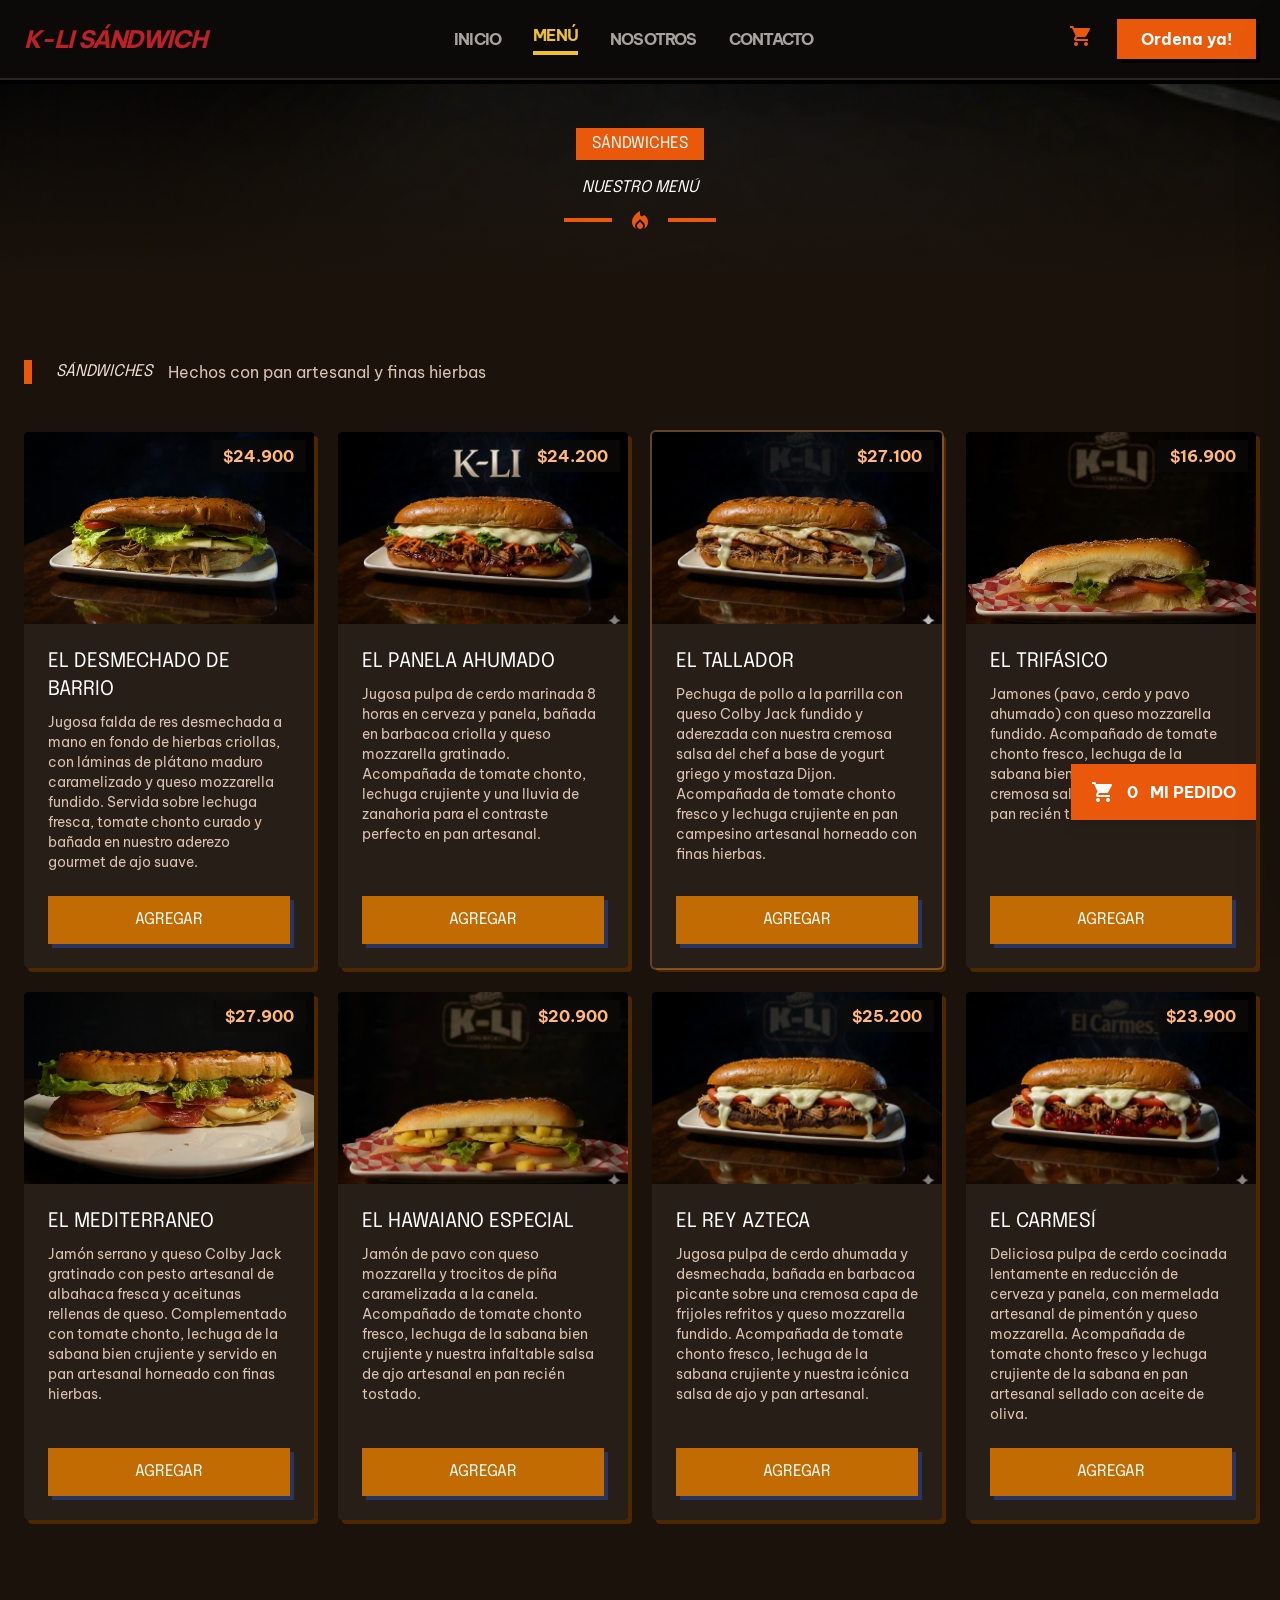
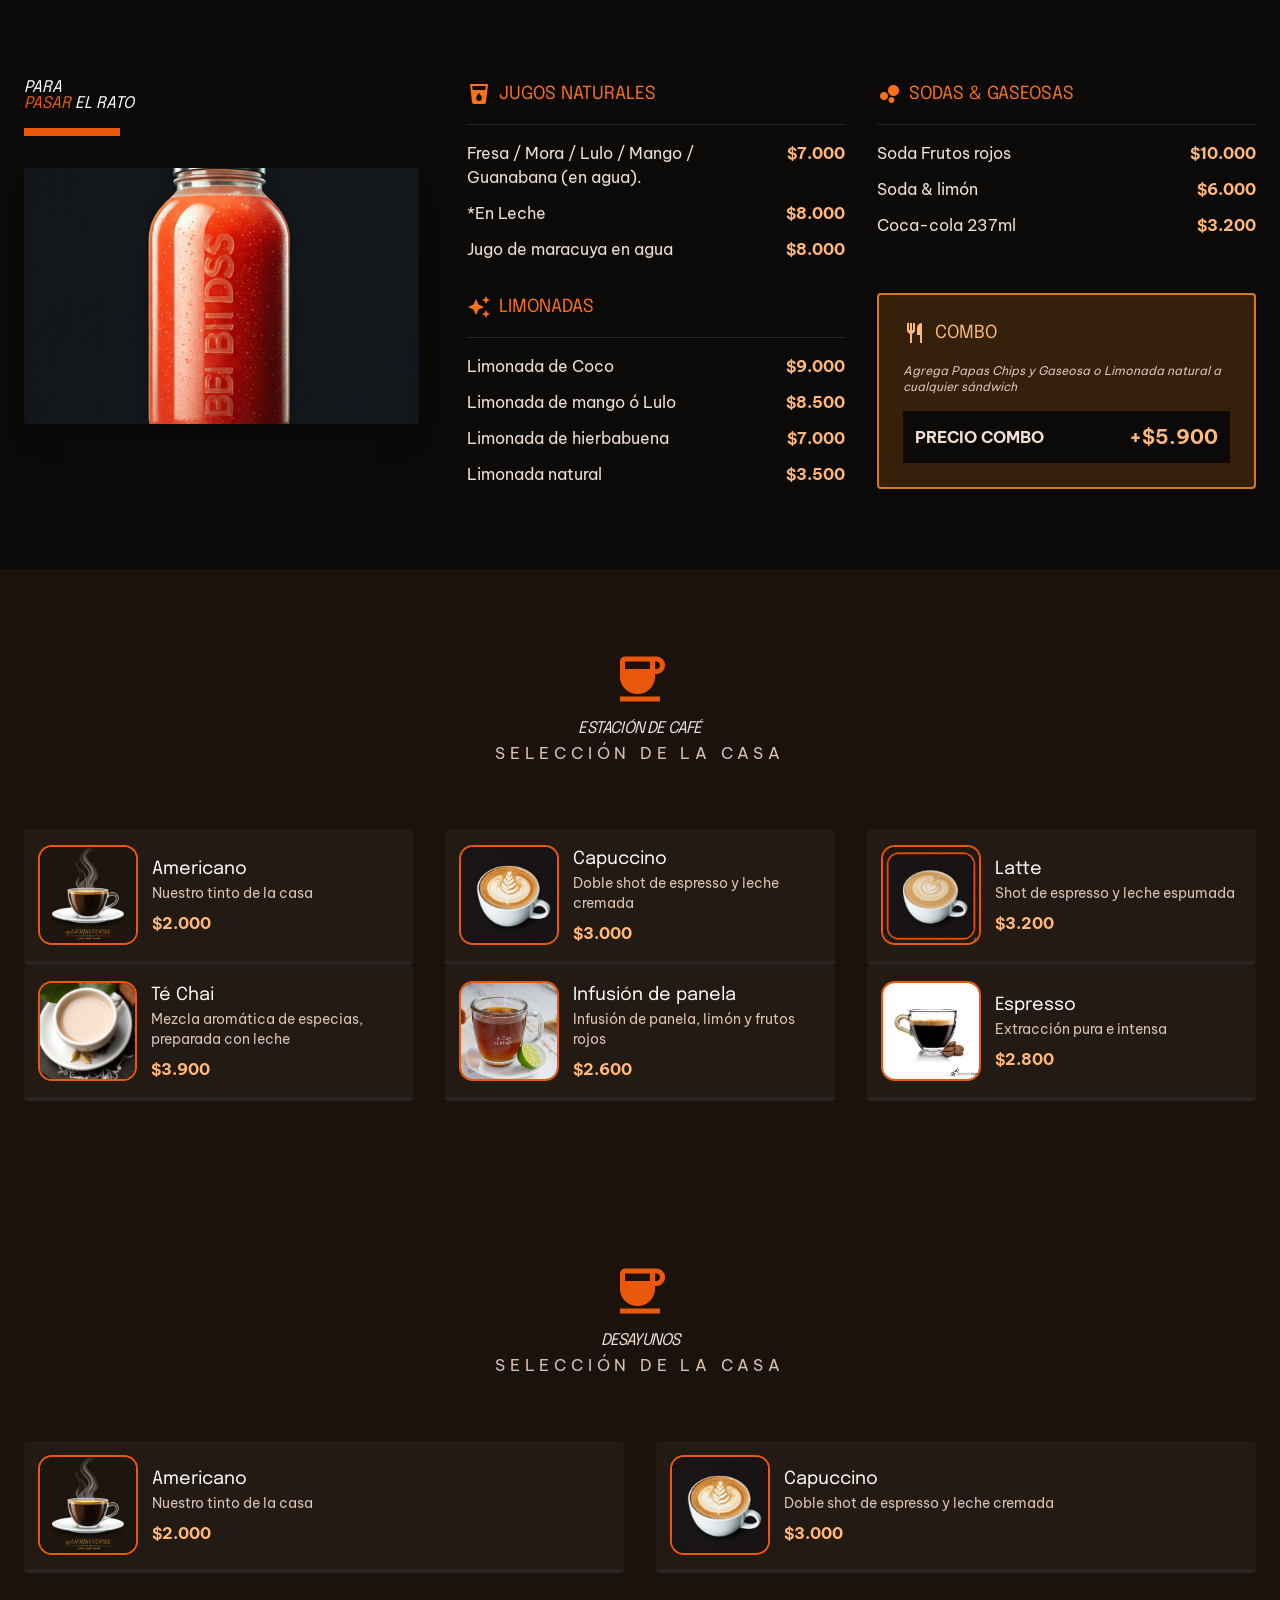
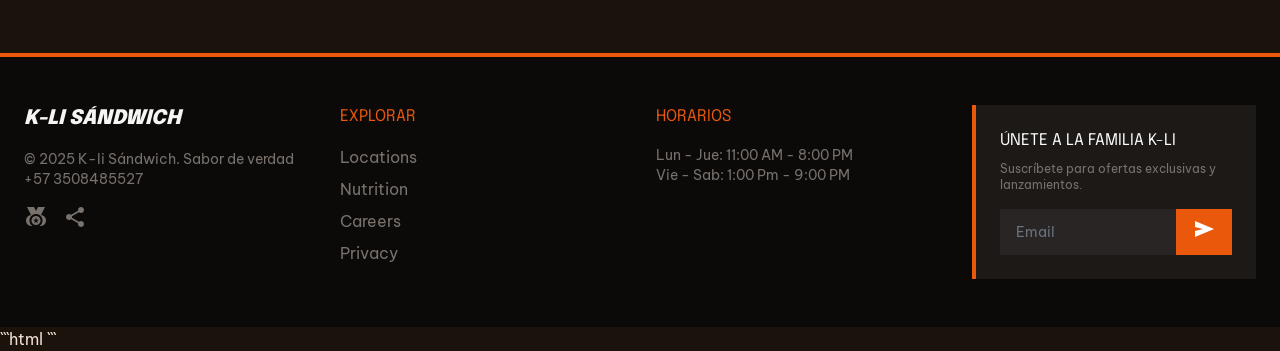
<file: menu.html>
<!DOCTYPE html>

<html class="dark" lang="es">

<head>
  <meta charset="utf-8" />
  <meta content="width=device-width, initial-scale=1.0" name="viewport" />
  <title>K-li Sándwich - Nuestro Menú</title>
  <script src="./js/tailwind.js"></script>
  <link rel="stylesheet" href="./css/google-fonts.css">
  <link rel="stylesheet" href="./css/material-symbols.css">
  <link rel="stylesheet" href="./css/styles.css">
  <script src="./js/marked.min.js"></script>
  <script src="./js/script.js" defer></script>
  <script id="tailwind-config">
    tailwind.config = {
      darkMode: "class",
      theme: {
        extend: {
          "colors": {
            "surface-bright": "#41372f",
            "on-background": "#f0dfd3",
            "surface-variant": "#3d332b",
            "secondary-fixed": "#ffdcc2",
            "error": "#ffb4ab",
            "on-primary-container": "#432100",
            "primary-fixed-dim": "#ffb77a",
            "on-surface-variant": "#dac2b1",
            "surface-tint": "#ffb77a",
            "outline": "#a28d7d",
            "primary-container": "#d47a19",
            "error-container": "#93000a",
            "on-tertiary": "#1e2e5c",
            "secondary": "#f3bb8e",
            "on-primary": "#4c2700",
            "outline-variant": "#544336",
            "surface-dim": "#1a120b",
            "on-tertiary-fixed": "#061847",
            "on-secondary-fixed": "#2e1500",
            "on-primary-fixed": "#2e1500",
            "primary-fixed": "#ffdcc2",
            "on-surface": "#f0dfd3",
            "on-error": "#690005",
            "surface-container-lowest": "#140d07",
            "on-error-container": "#ffdad6",
            "on-secondary": "#4a2807",
            "tertiary": "#b6c4fd",
            "inverse-on-surface": "#382f27",
            "surface-container": "#271e17",
            "on-secondary-container": "#e4ad81",
            "surface-container-high": "#312820",
            "background": "#1a120b",
            "tertiary-container": "#808fc4",
            "tertiary-fixed": "#dce1ff",
            "primary": "#ffb77a",
            "tertiary-fixed-dim": "#b6c4fd",
            "secondary-fixed-dim": "#f3bb8e",
            "on-secondary-fixed-variant": "#643e1b",
            "surface-container-low": "#221a13",
            "on-tertiary-fixed-variant": "#364474",
            "surface": "#1a120b",
            "surface-container-highest": "#3d332b",
            "secondary-container": "#67401d",
            "on-tertiary-container": "#172755",
            "inverse-primary": "#8f4e00",
            "inverse-surface": "#f0dfd3",
            "on-primary-fixed-variant": "#6d3a00"
          },
          "borderRadius": {
            "DEFAULT": "0.125rem",
            "lg": "0.25rem",
            "xl": "0.5rem",
            "full": "0.75rem"
          },
          "spacing": {
            "gutter": "24px",
            "unit": "8px",
            "margin": "32px",
            "container-max": "1280px"
          },
          "fontFamily": {
            "headline-lg": ["Epilogue"],
            "body-lg": ["Be Vietnam Pro"],
            "label-lg": ["Epilogue"],
            "headline-xl": ["Epilogue"],
            "headline-md": ["Epilogue"],
            "body-md": ["Be Vietnam Pro"]
          },
          "fontSize": {
            "headline-lg": ["48px", { "lineHeight": "1.2", "fontWeight": "800" }],
            "body-lg": ["18px", { "lineHeight": "1.6", "fontWeight": "400" }],
            "label-lg": ["14px", { "lineHeight": "1.0", "letterSpacing": "0.1em", "fontWeight": "700" }],
            "headline-xl": ["72px", { "lineHeight": "1.1", "letterSpacing": "-0.02em", "fontWeight": "900" }],
            "headline-md": ["32px", { "lineHeight": "1.2", "fontWeight": "800" }],
            "body-md": ["16px", { "lineHeight": "1.6", "fontWeight": "400" }]
          }
        },
      },
    }
  </script>

  <style>
    #cart-button {
      position: fixed;
      bottom: 80px;
      right: 24px;
      z-index: 70;
    }

    #cart-panel {
      position: fixed;
      right: 0;
      top: 0;
      width: min(420px, 100%);
      height: 100vh;
      z-index: 100;
      transform: translateX(100%);
      transition: transform 0.3s ease;
    }

    #cart-panel.open {
      transform: translateX(0);
    }

    #cart-overlay {
      position: fixed;
      inset: 0;
      background: rgba(0, 0, 0, .7);
      z-index: 90;
      display: none;
    }

    #cart-overlay.open {
      display: block;
    }
  </style>


</head>

<body class="bg-background text-on-background font-body-md selection:bg-primary-container selection:text-white">
  <!-- TopAppBar -->
  <header
    class="fixed top-0 w-full z-50 bg-stone-950/90 backdrop-blur-md border-b-2 border-stone-800 shadow-[0px_4px_0px_0px_rgba(0,0,0,1)]">
    <div class="flex justify-between items-center px-6 py-4 max-w-7xl mx-auto">
      <div class="text-2xl font-black italic text-[#BD2026] font-epilogue uppercase tracking-tighter">K-li Sándwich
      </div>

      <!-- Desktop Nav -->
      <nav class="hidden md:flex items-center gap-8 font-epilogue uppercase tracking-tighter font-black">
        <a class="text-stone-400 hover:text-[#EFC12A] transition-colors" href="index.html">Inicio</a>
        <a class="text-[#EFC12A] border-b-4 border-[#EFC12A] pb-1" href="menu.html">Menú</a>
        <a class="text-stone-400 hover:text-[#EFC12A] transition-colors" href="about.html">Nosotros</a>
        <a class="text-stone-400 hover:text-[#EFC12A] transition-colors" href="contacto.html">Contacto</a>
      </nav>

      <!-- Mobile Menu Button -->
      <button id="menu-toggle" class="flex md:hidden text-primary p-2">
        <span class="material-symbols-outlined text-3xl">menu</span>
      </button>

      <div class="hidden md:flex items-center gap-4">
        <button class="p-2 hover:bg-stone-800/50 rounded-full transition-all active:scale-95 text-orange-600">
          <span class="material-symbols-outlined" data-icon="shopping_cart">shopping_cart</span>
        </button>
        <a href="https://wa.me/573508485527?text=Hola!%20Me%20gustaría%20hacer%20un%20pedido" target="_blank"
          class="bg-orange-600 hover:bg-orange-700 text-white px-6 py-2 rounded-none font-bold shadow-[4px_4px_0px_0px_rgba(0,0,0,1)] transition-all active:translate-y-1 active:shadow-none inline-block">Ordena
          ya!</a>
      </div>
    </div>
  </header>

  <!-- Mobile Menu Overlay -->
  <div id="mobile-menu" class="fixed inset-0 z-[60] bg-stone-950 hidden flex flex-col p-8">
    <div class="flex justify-between items-center mb-12">
      <div class="text-2xl font-black italic text-[#BD2026] font-epilogue uppercase tracking-tighter">K-li Sándwich
      </div>
      <button id="menu-close" class="text-primary p-2">
        <span class="material-symbols-outlined text-3xl">close</span>
      </button>
    </div>
    <nav class="flex flex-col gap-8 text-center">
      <a class="text-3xl font-epilogue uppercase font-black tracking-tighter text-white" href="index.html">Inicio</a>
      <a class="text-3xl font-epilogue uppercase font-black tracking-tighter text-[#EFC12A]" href="menu.html">Menú</a>
      <a class="text-3xl font-epilogue uppercase font-black tracking-tighter text-white" href="about.html">Nosotros</a>
      <a class="text-3xl font-epilogue uppercase font-black tracking-tighter text-white"
        href="contacto.html">Contacto</a>
      <a href="https://wa.me/573508485527?text=Hola!%20Me%20gustaría%20hacer%20un%20pedido" target="_blank"
        class="mt-8 bg-orange-600 text-white px-6 py-4 font-epilogue uppercase font-black tracking-tighter hard-shadow block text-center">
        Ordena ya!
      </a>
    </nav>
  </div>
  <main class="pt-20">
    <!-- Hero Section -->
    <section class="relative h-[200px] flex items-center justify-center overflow-hidden">
      <div class="absolute inset-0 bg-gradient-to-t from-background via-background/60 to-transparent z-10"></div>
      <img alt="Grill Background" class="absolute inset-0 w-full h-full object-cover"
        data-alt="Rustic outdoor grill with glowing orange embers and dark charred wood texture in the background"
        src="./images/grill_bg.jpg" />
      <div class="grain-texture absolute inset-0 z-0"></div>
      <div class="relative z-20 text-center">
        <span class="inline-block bg-orange-600 text-white font-label-lg px-4 py-1 mb-4 uppercase">Sándwiches</span>
        <h1 class="font-headline-xl text-white uppercase italic">NUESTRO MENÚ</h1>
        <div class="flex items-center justify-center gap-4 mt-2">
          <div class="h-1 w-12 bg-orange-600"></div>
          <span class="material-symbols-outlined text-orange-600"
            style="font-variation-settings: 'FILL' 1;">local_fire_department</span>
          <div class="h-1 w-12 bg-orange-600"></div>
        </div>
      </div>
    </section>
    <!-- Sandwiches Grid -->
    <section class="py-20 px-6 max-w-7xl mx-auto">
      <div class="flex items-center gap-4 mb-12">
        <h2 class="font-headline-lg uppercase italic border-l-8 border-orange-600 pl-6">Sándwiches</h2>
        <span class="text-on-surface-variant font-body-lg">Hechos con pan artesanal y finas hierbas</span>
      </div>
      <div class="grid grid-cols-1 md:grid-cols-2 lg:grid-cols-4 gap-gutter">
        <!-- Sandwich Card 1 -->
        <div
          class="bg-surface-container rounded-lg overflow-hidden flex flex-col group shadow-[4px_4px_0px_0px_#4c2700]">
          <div class="h-48 overflow-hidden relative">
            <img alt="El Desmechado"
              class="w-full h-full object-cover transition-transform duration-500 group-hover:scale-110"
              data-alt="Falda de res desmechada, acompañada de queso mozzarella, plátano maduro frito"
              src="./images/desmechado.jpg" />
            <div class="absolute top-2 right-2 bg-stone-950/80 backdrop-blur px-3 py-1 text-primary font-bold">
              $24.900
            </div>
          </div>
          <div class="p-6 flex flex-col flex-grow">
            <h3 class="font-headline-md text-xl mb-2 text-white">EL DESMECHADO DE BARRIO</h3>
            <p class="text-on-surface-variant text-sm mb-6 flex-grow">Jugosa falda de res desmechada a mano en fondo de
              hierbas criollas, con láminas de plátano maduro caramelizado y queso mozzarella fundido. Servida sobre
              lechuga fresca, tomate chonto curado y bañada en nuestro aderezo gourmet de ajo suave.</p>

            <button onclick="addToCart('EL DESMECHADO DE BARRIO', 24900)"
              class="w-full bg-[#c16b02] text-white font-label-lg py-3 hover:bg-primary-container transition-all active:scale-95 shadow-[4px_4px_0px_0px_#263564]">
              AGREGAR
            </button>

          </div>
        </div>

        <!-- Sandwich Card 2 -->
        <div
          class="bg-surface-container rounded-lg overflow-hidden flex flex-col group shadow-[4px_4px_0px_0px_#4c2700]">
          <div class="h-48 overflow-hidden relative">
            <img alt="El Panela"
              class="w-full h-full object-cover transition-transform duration-500 group-hover:scale-110"
              data-alt="Pulpa de cerdo con un auténtico sabor a barbacoa" src="./images/EL-PANELA-AHUMADO.png" />
            <div class="absolute top-2 right-2 bg-stone-950/80 backdrop-blur px-3 py-1 text-primary font-bold">
              $24.200
            </div>
          </div>
          <div class="p-6 flex flex-col flex-grow">
            <h3 class="font-headline-md text-xl mb-2 text-white">EL PANELA AHUMADO</h3>
            <p class="text-on-surface-variant text-sm mb-6 flex-grow">Jugosa pulpa de cerdo marinada 8 horas en cerveza
              y panela, bañada en barbacoa criolla y queso mozzarella gratinado. Acompañada de tomate chonto, lechuga
              crujiente y una lluvia de zanahoria para el contraste perfecto en pan artesanal.</p>

            <button onclick="addToCart('EL PANELA AHUMADO', 24200)"
              class="w-full bg-[#c16b02] text-white font-label-lg py-3 hover:bg-primary-container transition-all active:scale-95 shadow-[4px_4px_0px_0px_#263564]">
              AGREGAR
            </button>

          </div>
        </div>
        <!-- Sandwich Card 3 -->
        <div
          class="bg-surface-container rounded-lg overflow-hidden flex flex-col group shadow-[4px_4px_0px_0px_#4c2700] ring-2 ring-primary/30">
          <div class="h-48 overflow-hidden relative">

            <img alt="El Tallador"
              class="w-full h-full object-cover transition-transform duration-500 group-hover:scale-110"
              data-alt="Pechuga de pollo sellada a la parrilla, queso gouda salsa mezcla de yogurt griego y mostaza dijon"
              src="./images/EL-TALLADOR.png" />
            <div class="absolute top-2 right-2 bg-stone-950/80 backdrop-blur px-3 py-1 text-primary font-bold">
              $27.100
            </div>
          </div>
          <div class="p-6 flex flex-col flex-grow">
            <h3 class="font-headline-md text-xl mb-2 text-white">EL TALLADOR</h3>
            <p class="text-on-surface-variant text-sm mb-6 flex-grow">Pechuga de pollo a la parrilla con
              queso Colby Jack fundido y aderezada con nuestra cremosa salsa del chef a base de yogurt griego y mostaza
              Dijon. Acompañada
              de tomate chonto fresco y lechuga crujiente en pan campesino artesanal horneado con finas hierbas.</p>

            <button onclick="addToCart('EL TALLADOR', 27100)"
              class="w-full bg-[#c16b02] text-white font-label-lg py-3 hover:bg-primary-container transition-all active:scale-95 shadow-[4px_4px_0px_0px_#263564]">
              AGREGAR
            </button>

          </div>
        </div>
        <!-- Sandwich Card 4 -->
        <div
          class="bg-surface-container rounded-lg overflow-hidden flex flex-col group shadow-[4px_4px_0px_0px_#4c2700]">
          <div class="h-48 overflow-hidden relative">
            <img alt="EL TRIFÁSICO"
              class="w-full h-full object-cover transition-transform duration-500 group-hover:scale-110"
              data-alt="Jamón de cerdo ahumado, jamón de pavo ahumado, jamón de pavo" src="./images/trifasico.jpeg" />
            <div class="absolute top-2 right-2 bg-stone-950/80 backdrop-blur px-3 py-1 text-primary font-bold">
              $16.900
            </div>
          </div>
          <div class="p-6 flex flex-col flex-grow">
            <h3 class="font-headline-md text-xl mb-2 text-white">EL TRIFÁSICO</h3>
            <p class="text-on-surface-variant text-sm mb-6 flex-grow">Jamones (pavo, cerdo y pavo ahumado) con queso
              mozzarella fundido. Acompañado de tomate chonto fresco, lechuga de la sabana bien crujiente y nuestra
              cremosa salsa de ajo artesanal en pan recién tostado.</p>
            <button onclick="addToCart('EL TRIFÁSICO', 16900)"
              class="w-full bg-[#c16b02] text-white font-label-lg py-3 hover:bg-primary-container transition-all active:scale-95 shadow-[4px_4px_0px_0px_#263564]">
              AGREGAR
            </button>
          </div>
        </div>
        <!-- Repeat or mock remaining 4 cards for grid density -->
        <div
          class="bg-surface-container rounded-lg overflow-hidden flex flex-col group shadow-[4px_4px_0px_0px_#4c2700]">
          <div class="h-48 overflow-hidden relative">
            <img alt="mediterraneo"
              class="w-full h-full object-cover transition-transform duration-500 group-hover:scale-110"
              data-alt="Sandwich de jamón serrano españlol" src="images/EL MEDITERRANEO.png" />
            <div class="absolute top-2 right-2 bg-stone-950/80 px-3 py-1 text-primary font-bold">$27.900</div>
          </div>
          <div class="p-6 flex flex-col flex-grow">
            <h3 class="font-headline-md text-xl mb-2 text-white">EL MEDITERRANEO</h3>
            <p class="text-on-surface-variant text-sm mb-6 flex-grow">Jamón serrano y queso Colby Jack gratinado
              con pesto artesanal de albahaca fresca y aceitunas rellenas de queso. Complementado con tomate chonto,
              lechuga de la sabana bien crujiente y servido en pan artesanal horneado con finas hierbas.</p>
            <button onclick="addToCart('EL MEDITERRANEO', 27900)"
              class="w-full bg-[#c16b02] text-white font-label-lg py-3 hover:bg-primary-container transition-all active:scale-95 shadow-[4px_4px_0px_0px_#263564]">
              AGREGAR
            </button>
          </div>
        </div>
        <div
          class="bg-surface-container rounded-lg overflow-hidden flex flex-col group shadow-[4px_4px_0px_0px_#4c2700]">
          <div class="h-48 overflow-hidden relative">
            <img alt="Piña" class="w-full h-full object-cover transition-transform duration-500 group-hover:scale-110"
              data-alt="Deliciosa combinación de Jamón ahumado de cerdo con trocitos de piña con canela"
              src="./images/hawaiano.png" />
            <div class="absolute top-2 right-2 bg-stone-950/80 px-3 py-1 text-primary font-bold">$20.900</div>
          </div>
          <div class="p-6 flex flex-col flex-grow">
            <h3 class="font-headline-md text-xl mb-2 text-white">EL HAWAIANO ESPECIAL</h3>
            <p class="text-on-surface-variant text-sm mb-6 flex-grow">Jamón de pavo con queso mozzarella y
              trocitos de piña caramelizada a la canela. Acompañado de tomate chonto fresco, lechuga de la sabana bien
              crujiente y nuestra infaltable salsa de ajo artesanal en pan recién tostado.</p>

            <button onclick="addToCart('EL HAWAIANO ESPECIAL', 20900)"
              class="w-full bg-[#c16b02] text-white font-label-lg py-3 hover:bg-primary-container transition-all active:scale-95 shadow-[4px_4px_0px_0px_#263564]">
              AGREGAR
            </button>

          </div>
        </div>
        <div
          class="bg-surface-container rounded-lg overflow-hidden flex flex-col group shadow-[4px_4px_0px_0px_#4c2700]">
          <div class="h-48 overflow-hidden relative">
            <img alt="Frijol refrito"
              class="w-full h-full object-cover transition-transform duration-500 group-hover:scale-110"
              data-alt="jugosa pulpa de cerdo desmechada sobre una capa de frijoles refritos"
              src="./images/rey azteca.png" />
            <div class="absolute top-2 right-2 bg-stone-950/80 px-3 py-1 text-primary font-bold">$25.200</div>
          </div>
          <div class="p-6 flex flex-col flex-grow">
            <h3 class="font-headline-md text-xl mb-2 text-white">EL REY AZTECA</h3>
            <p class="text-on-surface-variant text-sm mb-6 flex-grow">Jugosa pulpa de cerdo ahumada y desmechada, bañada
              en barbacoa picante sobre una cremosa capa de frijoles refritos y queso mozzarella fundido. Acompañada de
              tomate chonto fresco, lechuga de la sabana crujiente y nuestra icónica salsa de ajo y pan artesanal.</p>

            <button onclick="addToCart('EL REY AZTECA', 25200)"
              class="w-full bg-[#c16b02] text-white font-label-lg py-3 hover:bg-primary-container transition-all active:scale-95 shadow-[4px_4px_0px_0px_#263564]">
              AGREGAR
            </button>

          </div>
        </div>
        <div
          class="bg-surface-container rounded-lg overflow-hidden flex flex-col group shadow-[4px_4px_0px_0px_#4c2700]">
          <div class="h-48 overflow-hidden relative">
            <img alt="Pimentón"
              class="w-full h-full object-cover transition-transform duration-500 group-hover:scale-110"
              data-alt="Pulpa fina de cerdo, mermelada de Pimentón artesanal" src="./images/el carmesi.jpg" />
            <div class="absolute top-2 right-2 bg-stone-950/80 px-3 py-1 text-primary font-bold">$23.900</div>
          </div>
          <div class="p-6 flex flex-col flex-grow">
            <h3 class="font-headline-md text-xl mb-2 text-white">EL CARMESÍ</h3>
            <p class="text-on-surface-variant text-sm mb-6 flex-grow">Deliciosa pulpa de cerdo cocinada lentamente en
              reducción de cerveza y panela, con mermelada artesanal de pimentón y queso mozzarella.
              Acompañada de tomate chonto fresco y lechuga crujiente de la sabana en pan artesanal sellado con aceite de
              oliva.</p>

            <button onclick="addToCart('EL CARMESÍ', 23900)"
              class="w-full bg-[#c16b02] text-white font-label-lg py-3 hover:bg-primary-container transition-all active:scale-95 shadow-[4px_4px_0px_0px_#263564]">
              AGREGAR
            </button>

          </div>
        </div>
      </div>
    </section>
    <!-- Bebidas & Acompañamientos Section -->
    <section class="bg-stone-950 py-20 relative overflow-hidden">
      <div class="grain-texture absolute inset-0 opacity-10"></div>
      <div class="max-w-7xl mx-auto px-6 relative z-10">
        <div class="flex flex-col md:flex-row gap-12">
          <!-- Left Column: Image/Branding -->
          <div class="md:w-1/3">
            <h2 class="font-headline-lg uppercase italic text-white leading-none mb-4">PARA<br /><span
                class="text-orange-600">PASAR</span> EL RATO</h2>
            <div class="h-2 w-24 bg-orange-600 mb-8"></div>
            <img alt="Bebidas" class="w-full h-64 object-cover rounded-lg shadow-xl "
              data-alt="Frescas limonadas y jugos naturales" src="./images/img_57FC56B7.jpg" />
          </div>
          <!-- Right Column: Menu Categories -->
          <div class="md:w-2/3 grid grid-cols-1 sm:grid-cols-2 gap-8">
            <div>
              <div class="flex items-center gap-2 mb-4 text-orange-500">
                <span class="material-symbols-outlined">local_drink</span>
                <h3 class="font-headline-md text-lg uppercase">Jugos Naturales</h3>
              </div>
              <ul class="space-y-3 font-body-md border-t border-stone-800 pt-4">
                <li class="flex justify-between"><span>Fresa / Mora / Lulo / Mango / Guanabana (en agua).</span> <span
                    class="text-primary font-bold">$7.000</span></li>
                <li class="flex justify-between"><span>*En Leche</span> <span
                    class="text-primary font-bold">$8.000</span></li>
                <li class="flex justify-between"><span>Jugo de maracuya en agua</span> <span
                    class="text-primary font-bold">$8.000</span></li>
              </ul>
            </div>
            <div>
              <div class="flex items-center gap-2 mb-4 text-orange-500">
                <span class="material-symbols-outlined">bubble_chart</span>
                <h3 class="font-headline-md text-lg uppercase">Sodas &amp; Gaseosas</h3>
              </div>
              <ul class="space-y-3 font-body-md border-t border-stone-800 pt-4">
                <li class="flex justify-between"><span>Soda Frutos rojos</span> <span
                    class="text-primary font-bold">$10.000</span></li>
                <li class="flex justify-between"><span>Soda & limón</span> <span
                    class="text-primary font-bold">$6.000</span></li>
                <li class="flex justify-between"><span>Coca-cola 237ml</span> <span
                    class="text-primary font-bold">$3.200</span></li>
              </ul>
            </div>
            <div>
              <div class="flex items-center gap-2 mb-4 text-orange-500">
                <span class="material-symbols-outlined">auto_awesome</span>
                <h3 class="font-headline-md text-lg uppercase">Limonadas</h3>
              </div>
              <ul class="space-y-3 font-body-md border-t border-stone-800 pt-4">
                <li class="flex justify-between"><span>Limonada de Coco</span> <span
                    class="text-primary font-bold">$9.000</span></li>
                <li class="flex justify-between"><span>Limonada de mango ó Lulo</span> <span
                    class="text-primary font-bold">$8.500</span></li>
                <li class="flex justify-between"><span>Limonada de hierbabuena</span> <span
                    class="text-primary font-bold">$7.000</span></li>
                <li class="flex justify-between"><span>Limonada natural</span> <span
                    class="text-primary font-bold">$3.500</span></li>
              </ul>
            </div>
            <div class="bg-primary-container/20 p-6 border-2 border-primary-container rounded-lg">
              <div class="flex items-center gap-2 mb-4 text-primary">
                <span class="material-symbols-outlined">restaurant</span>
                <h3 class="font-headline-md text-lg uppercase">Combo</h3>
              </div>
              <p class="text-xs mb-4 text-on-surface-variant italic">Agrega Papas Chips y Gaseosa o Limonada natural a
                cualquier
                sándwich</p>
              <div class="flex justify-between items-center bg-stone-950 p-3">
                <span class="font-bold">PRECIO COMBO</span>
                <span class="text-primary font-black text-xl">+$5.900</span>
              </div>
            </div>
          </div>
        </div>
      </div>
    </section>
    <!-- Café Section -->
    <section class="py-20 max-w-7xl mx-auto px-6">
      <div class="flex flex-col items-center mb-16">
        <span class="material-symbols-outlined text-6xl text-orange-600 mb-2">coffee</span>
        <h2 class="font-headline-lg uppercase italic tracking-tighter">ESTACIÓN DE CAFÉ</h2>
        <p class="text-on-surface-variant font-body-md uppercase tracking-[0.3em]">Selección de la casa</p>
      </div>
      <div class="grid grid-cols-1 md:grid-cols-3 gap-8">
        <!-- Coffee Item 1 -->
        <div class="flex gap-4 items-center bg-surface-container-low p-4 rounded-lg border-b-4 border-stone-800">
          <img alt="Cappuccino" class="w-24 h-24 rounded-full object-cover ring-2 ring-orange-600"
            data-alt="Hot cappuccino with thick foam and a heart-shaped latte art in a white ceramic cup"
            src="./images/Americano.jpg" />
          <div class="flex-grow">
            <h4 class="font-headline-md text-lg text-white">Americano</h4>
            <p class="text-on-surface-variant text-sm mb-2">Nuestro tinto de la casa</p>
            <span class="text-primary font-black">$2.000</span>
          </div>
        </div>
        <!-- Coffee Item 2 -->
        <div class="flex gap-4 items-center bg-surface-container-low p-4 rounded-lg border-b-4 border-stone-800">
          <img alt="Tinto" class="w-24 h-24 rounded-full object-cover ring-2 ring-orange-600"
            data-alt="Rich black coffee 'tinto' in a traditional ceramic mug with steam rising"
            src="./images/Capuccino.jpg" />
          <div class="flex-grow">
            <h4 class="font-headline-md text-lg text-white">Capuccino</h4>
            <p class="text-on-surface-variant text-sm mb-2">Doble shot de espresso y leche cremada</p>
            <span class="text-primary font-black">$3.000</span>
          </div>
        </div>
        <!-- Coffee Item 3 -->
        <div class="flex gap-4 items-center bg-surface-container-low p-4 rounded-lg border-b-4 border-stone-800">
          <img alt="Espresso" class="w-24 h-24 rounded-full object-cover ring-2 ring-orange-600"
            data-alt="Intense espresso shot in a small glass cup with a perfect hazelnut-colored crema"
            src="./images/lattai.png" />
          <div class="flex-grow">
            <h4 class="font-headline-md text-lg text-white">Latte</h4>
            <p class="text-on-surface-variant text-sm mb-2">Shot de espresso y leche espumada</p>
            <span class="text-primary font-black">$3.200</span>
          </div>
        </div>
      </div>

      </div>
      <div class="grid grid-cols-1 md:grid-cols-3 gap-8">
        <!-- Coffee Item 4 -->
        <div class="flex gap-4 items-center bg-surface-container-low p-4 rounded-lg border-b-4 border-stone-800">
          <img alt="Cappuccino" class="w-24 h-24 rounded-full object-cover ring-2 ring-orange-600"
            data-alt="Hot cappuccino with thick foam and a heart-shaped latte art in a white ceramic cup"
            src="./images/te-chai.jpg" />
          <div class="flex-grow">
            <h4 class="font-headline-md text-lg text-white">Té Chai</h4>
            <p class="text-on-surface-variant text-sm mb-2">Mezcla aromática de especias, preparada con leche </p>
            <span class="text-primary font-black">$3.900</span>
          </div>
        </div>
        <!-- Coffee Item 5 -->
        <div class="flex gap-4 items-center bg-surface-container-low p-4 rounded-lg border-b-4 border-stone-800">
          <img alt="Tinto" class="w-24 h-24 rounded-full object-cover ring-2 ring-orange-600"
            data-alt="Rich black coffee 'tinto' in a traditional ceramic mug with steam rising"
            src="./images/infusion de panlea.jpg" />
          <div class="flex-grow">
            <h4 class="font-headline-md text-lg text-white">Infusión de panela</h4>
            <p class="text-on-surface-variant text-sm mb-2">Infusión de panela, limón y frutos rojos</p>
            <span class="text-primary font-black">$2.600
          </div>
        </div>
        <!-- Coffee Item 6 -->
        <div class="flex gap-4 items-center bg-surface-container-low p-4 rounded-lg border-b-4 border-stone-800">
          <img alt="Espresso" class="w-24 h-24 rounded-full object-cover ring-2 ring-orange-600"
            data-alt="Intense espresso shot in a small glass cup with a perfect hazelnut-colored crema"
            src="./images/cafe-espresso.webp" />
          <div class="flex-grow">
            <h4 class="font-headline-md text-lg text-white">Espresso</h4>
            <p class="text-on-surface-variant text-sm mb-2">Extracción pura e intensa</p>
            <span class="text-primary font-black">$2.800</span>
          </div>
        </div>
      </div>


    </section>
  </main>

  <!-- BREKFAST SECTION-->
  <section class="py-20 max-w-7xl mx-auto px-6">
    <div class="flex flex-col items-center mb-16">
      <span class="material-symbols-outlined text-6xl text-orange-600 mb-2">coffee</span>
      <!-- en esta linea marca el 2  como la cantidad de items por linea -->
      <h2 class="font-headline-lg uppercase italic tracking-tighter">DESAYUNOS</h2>
      <p class="text-on-surface-variant font-body-md uppercase tracking-[0.3em]">Selección de la casa</p>
    </div>
    <div class="grid grid-cols-1 md:grid-cols-2 gap-8">
      <!-- desayuno  -->
      <div class="flex gap-4 items-center bg-surface-container-low p-4 rounded-lg border-b-4 border-stone-800">
        <img alt="Cappuccino" class="w-24 h-24 rounded-full object-cover ring-2 ring-orange-600"
          data-alt="Hot cappuccino with thick foam and a heart-shaped latte art in a white ceramic cup"
          src="./images/Americano.jpg" />
        <div class="flex-grow">
          <h4 class="font-headline-md text-lg text-white">Americano</h4>
          <p class="text-on-surface-variant text-sm mb-2">Nuestro tinto de la casa</p>
          <span class="text-primary font-black">$2.000</span>
        </div>
      </div>
      <!-- desayuno 2 -->
      <div class="flex gap-4 items-center bg-surface-container-low p-4 rounded-lg border-b-4 border-stone-800">
        <img alt="Tinto" class="w-24 h-24 rounded-full object-cover ring-2 ring-orange-600"
          data-alt="Rich black coffee 'tinto' in a traditional ceramic mug with steam rising"
          src="./images/Capuccino.jpg" />
        <div class="flex-grow">
          <h4 class="font-headline-md text-lg text-white">Capuccino</h4>
          <p class="text-on-surface-variant text-sm mb-2">Doble shot de espresso y leche cremada</p>
          <span class="text-primary font-black">$3.000</span>
        </div>
      </div>

    </div>
    </div>


  </section>
  </main>

  <!-- Footer -->
  <footer class="bg-stone-950 w-full py-12 px-6 border-t-4 border-orange-600">
    <div class="grid grid-cols-1 md:grid-cols-4 gap-8 max-w-7xl mx-auto">
      <div class="col-span-1 md:col-span-1">
        <div class="text-xl font-black text-stone-100 mb-4 font-headline-md uppercase italic">K-li Sándwich</div>
        <p class="font-epilogue text-sm text-stone-500 mb-4">© 2025 K-li Sándwich. Sabor de verdad +57 3508485527</p>
        <div class="flex gap-4">
          <span
            class="material-symbols-outlined text-stone-500 hover:text-orange-600 cursor-pointer transition-colors">social_leaderboard</span>
          <span
            class="material-symbols-outlined text-stone-500 hover:text-orange-600 cursor-pointer transition-colors">share</span>
        </div>
      </div>
      <div>
        <h4 class="font-label-lg text-orange-600 mb-4 uppercase">Explorar</h4>
        <ul class="space-y-2">
          <li><a
              class="text-stone-500 hover:text-stone-300 hover:underline decoration-orange-600 decoration-2 transition-all"
              href="#">Locations</a></li>
          <li><a
              class="text-stone-500 hover:text-stone-300 hover:underline decoration-orange-600 decoration-2 transition-all"
              href="#">Nutrition</a></li>
          <li><a
              class="text-stone-500 hover:text-stone-300 hover:underline decoration-orange-600 decoration-2 transition-all"
              href="#">Careers</a></li>
          <li><a
              class="text-stone-500 hover:text-stone-300 hover:underline decoration-orange-600 decoration-2 transition-all"
              href="#">Privacy</a></li>
        </ul>
      </div>
      <div>
        <h4 class="font-label-lg text-orange-600 mb-4 uppercase">Horarios</h4>
        <p class="text-stone-500 text-sm">Lun - Jue: 11:00 AM - 8:00 PM</p>
        <p class="text-stone-500 text-sm">Vie - Sab: 1:00 Pm - 9:00 PM</p>
      </div>
      <div class="bg-stone-900 p-6 border-l-4 border-orange-600">
        <h4 class="font-label-lg text-white mb-2 uppercase">Únete a la familia K-li</h4>
        <p class="text-stone-500 text-xs mb-4">Suscríbete para ofertas exclusivas y lanzamientos.</p>
        <div class="flex">
          <input class="bg-stone-800 border-none text-white text-sm px-4 py-2 w-full focus:ring-1 focus:ring-orange-600"
            placeholder="Email" type="email" />
          <button class="bg-orange-600 px-4 py-2 text-white"><span
              class="material-symbols-outlined">send</span></button>
        </div>
      </div>
    </div>
  </footer>
  <!-- BottomNavBar (Mobile Only) -->
  <nav
    class="fixed bottom-0 left-0 w-full bg-stone-950 border-t-2 border-stone-800 shadow-[0_-4px_10px_rgba(0,0,0,0.5)] flex justify-around items-center p-2 pb-safe md:hidden z-50">
    <a class="flex flex-col items-center justify-center text-stone-500 hover:text-orange-400 active:scale-90 transition-transform"
      href="#">
      <span class="material-symbols-outlined">home</span>
      <span class="font-epilogue text-[10px] font-bold uppercase">Home</span>
    </a>
    <a class="flex flex-col items-center justify-center text-orange-500 bg-stone-900 rounded-lg py-1 px-3 active:scale-90 transition-transform"
      href="#">
      <span class="material-symbols-outlined">restaurant_menu</span>
      <span class="font-epilogue text-[10px] font-bold uppercase">Menu</span>
    </a>
    <a class="flex flex-col items-center justify-center text-stone-500 hover:text-orange-400 active:scale-90 transition-transform"
      href="#">
      <span class="material-symbols-outlined">shopping_bag</span>
      <span class="font-epilogue text-[10px] font-bold uppercase">Cart</span>
    </a>
    <a class="flex flex-col items-center justify-center text-stone-500 hover:text-orange-400 active:scale-90 transition-transform"
      href="#">
      <span class="material-symbols-outlined">person</span>
      <span class="font-epilogue text-[10px] font-bold uppercase">Account</span>
    </a>
  </nav>

  ```html
  <!-- CARRITO -->

  <!-- Fondo oscuro -->
  <div id="cart-overlay" onclick="closeCart()"></div>

  <!-- Panel lateral del carrito -->
  <div id="cart-panel" class="bg-stone-950 text-white shadow-2xl flex flex-col">

    <!-- Encabezado -->
    <div class="flex items-center justify-between p-6 border-b border-stone-800">

      <div>
        <h2 class="text-2xl font-black uppercase italic">
          MI PEDIDO
        </h2>

        <p class="text-stone-400 text-sm">
          Revisa tu pedido
        </p>
      </div>

      <button onclick="closeCart()" class="text-stone-400 hover:text-white text-3xl">
        ×
      </button>

    </div>

    <!-- Productos del carrito -->
    <div id="cart-items" class="flex-1 overflow-y-auto px-6">

      <p class="text-stone-400 text-center mt-10">
        Aún no has agregado productos
      </p>

    </div>

    <!-- Total -->
    <div class="border-t border-stone-700 p-6">

      <div class="flex justify-between text-xl font-bold mb-4">

        <span>TOTAL</span>

        <span id="cart-total" class="text-orange-500">
          $0
        </span>

      </div>

      <button onclick="sendToWhatsApp()"
        class="w-full bg-green-600 hover:bg-green-700 text-white py-4 font-bold transition-all">

        ENVIAR PEDIDO POR WHATSAPP

      </button>

    </div>

  </div>


  <!-- BOTÓN FLOTANTE -->

  <button id="cart-button" onclick="openCart()"
    class="bg-orange-600 text-white px-5 py-4 font-bold shadow-lg flex items-center gap-3">

    <span class="material-symbols-outlined">
      shopping_cart
    </span>

    <span id="cart-count">0</span>

    <span>MI PEDIDO</span>

  </button>
  ```
  <script>

    const cart = {};


    function addToCart(name, price) {

      if (cart[name]) {

        cart[name].quantity++;

      } else {

        cart[name] = {
          price: price,
          quantity: 1
        };

      }

      updateCart();

    }


    function changeQuantity(name, amount) {

      cart[name].quantity += amount;

      if (cart[name].quantity <= 0) {

        delete cart[name];

      }

      updateCart();

    }


    function updateCart() {

      const cartItems = document.getElementById("cart-items");

      const cartCount = document.getElementById("cart-count");

      const cartTotal = document.getElementById("cart-total");


      cartItems.innerHTML = "";


      let total = 0;

      let count = 0;


      Object.keys(cart).forEach(name => {

        const item = cart[name];

        const subtotal =
          item.price * item.quantity;


        total += subtotal;

        count += item.quantity;


        cartItems.innerHTML += `

      <div class="border-b border-stone-700 py-4">

        <div class="flex justify-between text-white font-bold">

          <span>${name}</span>

          <span>
            $${subtotal.toLocaleString("es-CO")}
          </span>

        </div>


        <div class="flex gap-4 items-center mt-3">

          <button
            onclick="changeQuantity('${name}', -1)"
            class="bg-stone-700 w-8 h-8">

            −

          </button>


          <span class="text-white font-bold">

            ${item.quantity}

          </span>


          <button
            onclick="changeQuantity('${name}', 1)"
            class="bg-orange-600 w-8 h-8">

            +

          </button>

        </div>

      </div>

    `;

      });


      if (count === 0) {

        cartItems.innerHTML = `

      <p class="text-stone-400 text-center mt-10">

        Aún no has agregado productos

      </p>

    `;

      }


      cartCount.textContent = count;


      cartTotal.textContent =
        "$" + total.toLocaleString("es-CO");

    }


    function openCart() {

      document
        .getElementById("cart-panel")
        .classList.add("open");


      document
        .getElementById("cart-overlay")
        .classList.add("open");

    }


    function closeCart() {

      document
        .getElementById("cart-panel")
        .classList.remove("open");


      document
        .getElementById("cart-overlay")
        .classList.remove("open");

    }


    function sendToWhatsApp() {

      if (Object.keys(cart).length === 0) {

        alert(
          "Agrega al menos un producto al pedido."
        );

        return;

      }


      let message =
        "Hola K-LI 👋%0A%0A" +
        "Quiero hacer el siguiente pedido:%0A%0A";


      let total = 0;


      Object.keys(cart).forEach(name => {

        const item = cart[name];

        const subtotal =
          item.price * item.quantity;


        total += subtotal;


        message +=
          "🥪 " +
          name +
          " x" +
          item.quantity +
          " - $" +
          subtotal.toLocaleString("es-CO") +
          "%0A";

      });


      message +=
        "%0A💰 TOTAL: $" +
        total.toLocaleString("es-CO") +
        "%0A%0A";


      message +=
        "¿Me confirmas disponibilidad?";


      const whatsapp =
        "https://wa.me/573508485527?text=" +
        encodeURIComponent(
          decodeURIComponent(message)
        );


      window.open(
        whatsapp,
        "_blank"
      );

    }

  </script>


</body>

</html>
</file>
<file: css/google-fonts.css>
@font-face {
  font-family: 'Be Vietnam Pro';
  font-style: normal;
  font-weight: 400;
  font-display: swap;
  src: url(../fonts/QdVPSTAyLFyeg_IDWvOJmVES_Eww.ttf) format('truetype');
}
@font-face {
  font-family: 'Be Vietnam Pro';
  font-style: normal;
  font-weight: 500;
  font-display: swap;
  src: url(../fonts/QdVMSTAyLFyeg_IDWvOJmVES_HTEJl8y.ttf) format('truetype');
}
@font-face {
  font-family: 'Be Vietnam Pro';
  font-style: normal;
  font-weight: 700;
  font-display: swap;
  src: url(../fonts/QdVMSTAyLFyeg_IDWvOJmVES_HSMIF8y.ttf) format('truetype');
}
@font-face {
  font-family: 'Epilogue';
  font-style: normal;
  font-weight: 400;
  font-display: swap;
  src: url(../fonts/O4ZMFGj5hxF0EhjimngomvnCCtqb30OXMDPiDA.ttf) format('truetype');
}
@font-face {
  font-family: 'Epilogue';
  font-style: normal;
  font-weight: 700;
  font-display: swap;
  src: url(../fonts/O4ZMFGj5hxF0EhjimngomvnCCtqb30OX1zTiDA.ttf) format('truetype');
}
@font-face {
  font-family: 'Epilogue';
  font-style: normal;
  font-weight: 800;
  font-display: swap;
  src: url(../fonts/O4ZMFGj5hxF0EhjimngomvnCCtqb30OXsDTiDA.ttf) format('truetype');
}
@font-face {
  font-family: 'Epilogue';
  font-style: normal;
  font-weight: 900;
  font-display: swap;
  src: url(../fonts/O4ZMFGj5hxF0EhjimngomvnCCtqb30OXmTTiDA.ttf) format('truetype');
}
</file>
<file: css/material-symbols.css>
@font-face {
  font-family: 'Material Symbols Outlined';
  font-style: normal;
  font-weight: 100;
  src: url(../fonts/kJF1BvYX7BgnkSrUwT8OhrdQw4oELdPIeeII9v6oDMzByHX9rA6RzaxHMPdY43zj-jCxv3fzvRNU22ZXGJpEpjC_1v-p_4MrImHCIJIZrDCvHeem.ttf) format('truetype');
}
@font-face {
  font-family: 'Material Symbols Outlined';
  font-style: normal;
  font-weight: 100;
  src: url(../fonts/kJF1BvYX7BgnkSrUwT8OhrdQw4oELdPIeeII9v6oDMzByHX9rA6RzazHD_dY43zj-jCxv3fzvRNU22ZXGJpEpjC_1v-p_4MrImHCIJIZrDCvHeem.ttf) format('truetype');
}
@font-face {
  font-family: 'Material Symbols Outlined';
  font-style: normal;
  font-weight: 200;
  src: url(../fonts/kJF1BvYX7BgnkSrUwT8OhrdQw4oELdPIeeII9v6oDMzByHX9rA6RzaxHMPdY43zj-jCxv3fzvRNU22ZXGJpEpjC_1v-p_4MrImHCIJIZrDAvHOem.ttf) format('truetype');
}
@font-face {
  font-family: 'Material Symbols Outlined';
  font-style: normal;
  font-weight: 200;
  src: url(../fonts/kJF1BvYX7BgnkSrUwT8OhrdQw4oELdPIeeII9v6oDMzByHX9rA6RzazHD_dY43zj-jCxv3fzvRNU22ZXGJpEpjC_1v-p_4MrImHCIJIZrDAvHOem.ttf) format('truetype');
}
@font-face {
  font-family: 'Material Symbols Outlined';
  font-style: normal;
  font-weight: 300;
  src: url(../fonts/kJF1BvYX7BgnkSrUwT8OhrdQw4oELdPIeeII9v6oDMzByHX9rA6RzaxHMPdY43zj-jCxv3fzvRNU22ZXGJpEpjC_1v-p_4MrImHCIJIZrDDxHOem.ttf) format('truetype');
}
@font-face {
  font-family: 'Material Symbols Outlined';
  font-style: normal;
  font-weight: 300;
  src: url(../fonts/kJF1BvYX7BgnkSrUwT8OhrdQw4oELdPIeeII9v6oDMzByHX9rA6RzazHD_dY43zj-jCxv3fzvRNU22ZXGJpEpjC_1v-p_4MrImHCIJIZrDDxHOem.ttf) format('truetype');
}
@font-face {
  font-family: 'Material Symbols Outlined';
  font-style: normal;
  font-weight: 400;
  src: url(../fonts/kJF1BvYX7BgnkSrUwT8OhrdQw4oELdPIeeII9v6oDMzByHX9rA6RzaxHMPdY43zj-jCxv3fzvRNU22ZXGJpEpjC_1v-p_4MrImHCIJIZrDCvHOem.ttf) format('truetype');
}
@font-face {
  font-family: 'Material Symbols Outlined';
  font-style: normal;
  font-weight: 400;
  src: url(../fonts/kJF1BvYX7BgnkSrUwT8OhrdQw4oELdPIeeII9v6oDMzByHX9rA6RzazHD_dY43zj-jCxv3fzvRNU22ZXGJpEpjC_1v-p_4MrImHCIJIZrDCvHOem.ttf) format('truetype');
}
@font-face {
  font-family: 'Material Symbols Outlined';
  font-style: normal;
  font-weight: 500;
  src: url(../fonts/kJF1BvYX7BgnkSrUwT8OhrdQw4oELdPIeeII9v6oDMzByHX9rA6RzaxHMPdY43zj-jCxv3fzvRNU22ZXGJpEpjC_1v-p_4MrImHCIJIZrDCdHOem.ttf) format('truetype');
}
@font-face {
  font-family: 'Material Symbols Outlined';
  font-style: normal;
  font-weight: 500;
  src: url(../fonts/kJF1BvYX7BgnkSrUwT8OhrdQw4oELdPIeeII9v6oDMzByHX9rA6RzazHD_dY43zj-jCxv3fzvRNU22ZXGJpEpjC_1v-p_4MrImHCIJIZrDCdHOem.ttf) format('truetype');
}
@font-face {
  font-family: 'Material Symbols Outlined';
  font-style: normal;
  font-weight: 600;
  src: url(../fonts/kJF1BvYX7BgnkSrUwT8OhrdQw4oELdPIeeII9v6oDMzByHX9rA6RzaxHMPdY43zj-jCxv3fzvRNU22ZXGJpEpjC_1v-p_4MrImHCIJIZrDBxG-em.ttf) format('truetype');
}
@font-face {
  font-family: 'Material Symbols Outlined';
  font-style: normal;
  font-weight: 600;
  src: url(../fonts/kJF1BvYX7BgnkSrUwT8OhrdQw4oELdPIeeII9v6oDMzByHX9rA6RzazHD_dY43zj-jCxv3fzvRNU22ZXGJpEpjC_1v-p_4MrImHCIJIZrDBxG-em.ttf) format('truetype');
}
@font-face {
  font-family: 'Material Symbols Outlined';
  font-style: normal;
  font-weight: 700;
  src: url(../fonts/kJF1BvYX7BgnkSrUwT8OhrdQw4oELdPIeeII9v6oDMzByHX9rA6RzaxHMPdY43zj-jCxv3fzvRNU22ZXGJpEpjC_1v-p_4MrImHCIJIZrDBIG-em.ttf) format('truetype');
}
@font-face {
  font-family: 'Material Symbols Outlined';
  font-style: normal;
  font-weight: 700;
  src: url(../fonts/kJF1BvYX7BgnkSrUwT8OhrdQw4oELdPIeeII9v6oDMzByHX9rA6RzazHD_dY43zj-jCxv3fzvRNU22ZXGJpEpjC_1v-p_4MrImHCIJIZrDBIG-em.ttf) format('truetype');
}

.material-symbols-outlined {
  font-family: 'Material Symbols Outlined';
  font-weight: normal;
  font-style: normal;
  font-size: 24px;
  line-height: 1;
  letter-spacing: normal;
  text-transform: none;
  display: inline-block;
  white-space: nowrap;
  word-wrap: normal;
  direction: ltr;
}
</file>
<file: css/styles.css>
:root {
  /* Colors from DESIGN.md */
  --color-surface: #1a120b;
  --color-surface-dim: #1a120b;
  --color-surface-bright: #41372f;
  --color-surface-container-lowest: #140d07;
  --color-surface-container-low: #221a13;
  --color-surface-container: #271e17;
  --color-surface-container-high: #312820;
  --color-surface-container-highest: #3d332b;
  --color-on-surface: #f0dfd3;
  --color-on-surface-variant: #dac2b1;
  --color-inverse-surface: #f0dfd3;
  --color-inverse-on-surface: #382f27;
  --color-outline: #a28d7d;
  --color-outline-variant: #544336;
  --color-surface-tint: #ffb77a;
  --color-primary: #ffb77a;
  --color-on-primary: #4c2700;
  --color-primary-container: #d47a19;
  --color-on-primary-container: #432100;
  --color-inverse-primary: #8f4e00;
  --color-secondary: #f3bb8e;
  --color-on-secondary: #4a2807;
  --color-secondary-container: #67401d;
  --color-on-secondary-container: #e4ad81;
  --color-tertiary: #b6c4fd;
  --color-on-tertiary: #1e2e5c;
  --color-tertiary-container: #808fc4;
  --color-on-tertiary-container: #172755;
  --color-error: #ffb4ab;
  --color-on-error: #690005;
  --color-error-container: #93000a;
  --color-on-error-container: #ffdad6;
  --color-primary-fixed: #ffdcc2;
  --color-primary-fixed-dim: #ffb77a;
  --color-on-primary-fixed: #2e1500;
  --color-on-primary-fixed-variant: #6d3a00;
  --color-secondary-fixed: #ffdcc2;
  --color-secondary-fixed-dim: #f3bb8e;
  --color-on-secondary-fixed: #2e1500;
  --color-on-secondary-fixed-variant: #643e1b;
  --color-tertiary-fixed: #dce1ff;
  --color-tertiary-fixed-dim: #b6c4fd;
  --color-on-tertiary-fixed: #061847;
  --color-on-tertiary-fixed-variant: #364474;
  --color-background: #1a120b;
  --color-on-background: #f0dfd3;
  --color-surface-variant: #3d332b;

  /* Custom Brand Colors */
  --brand-orange: #BD2026; /* K-li Red/Orange */
  --brand-yellow: #EFC12A; /* K-li Yellow */
  --brand-accent: #c16b02; /* From Design.md */
}

/* Material Symbols Local */
.material-symbols-outlined {
  font-family: 'Material Symbols Outlined';
  font-weight: normal;
  font-style: normal;
  font-size: 24px;
  line-height: 1;
  letter-spacing: normal;
  text-transform: none;
  display: inline-block;
  white-space: nowrap;
  word-wrap: normal;
  direction: ltr;
  -webkit-font-smoothing: antialiased;
  font-variation-settings: 'FILL' 0, 'wght' 400, 'GRAD' 0, 'opsz' 24;
}

/* Custom Textures */
.wood-texture {
  background-image: linear-gradient(rgba(0, 0, 0, 0.8), rgba(0, 0, 0, 0.8)), url(../images/wood-texture.jpg);
  background-blend-mode: multiply;
  background-size: cover;
}

.grain-texture {
  background-image: url("data:image/svg+xml,%3Csvg viewBox='0 0 200 200' xmlns='http://www.w3.org/2000/svg'%3E%3Cfilter id='noiseFilter'%3E%3CfeTurbulence type='fractalNoise' baseFrequency='0.65' numOctaves='3' stitchTiles='stitch'/%3E%3C/filter%3E%3Crect width='100%25' height='100%25' filter='url(%23noiseFilter)'/%3E%3C/filter%3E%3C/svg%3E");
  opacity: 0.05;
}

.fire-gradient {
  background: linear-gradient(to top, rgba(26, 18, 11, 0.9) 0%, rgba(26, 18, 11, 0) 100%);
}

.hard-shadow {
  box-shadow: 6px 6px 0 0 rgba(0, 0, 0, 1);
}

/* Markdown Container Styles */
#markdown-content {
  color: var(--color-on-surface);
  line-height: 1.6;
}

#markdown-content h1, #markdown-content h2, #markdown-content h3 {
  font-family: 'Epilogue', sans-serif;
  font-weight: 900;
  text-transform: uppercase;
  color: var(--color-primary);
  margin-top: 2rem;
  margin-bottom: 1rem;
}

#markdown-content p {
  margin-bottom: 1rem;
}

#markdown-content ul {
  list-style-type: disc;
  padding-left: 2rem;
  margin-bottom: 1rem;
}

#markdown-content code {
  background: var(--color-surface-container-highest);
  padding: 0.2rem 0.4rem;
  border-radius: 4px;
  font-family: monospace;
}
</file>
